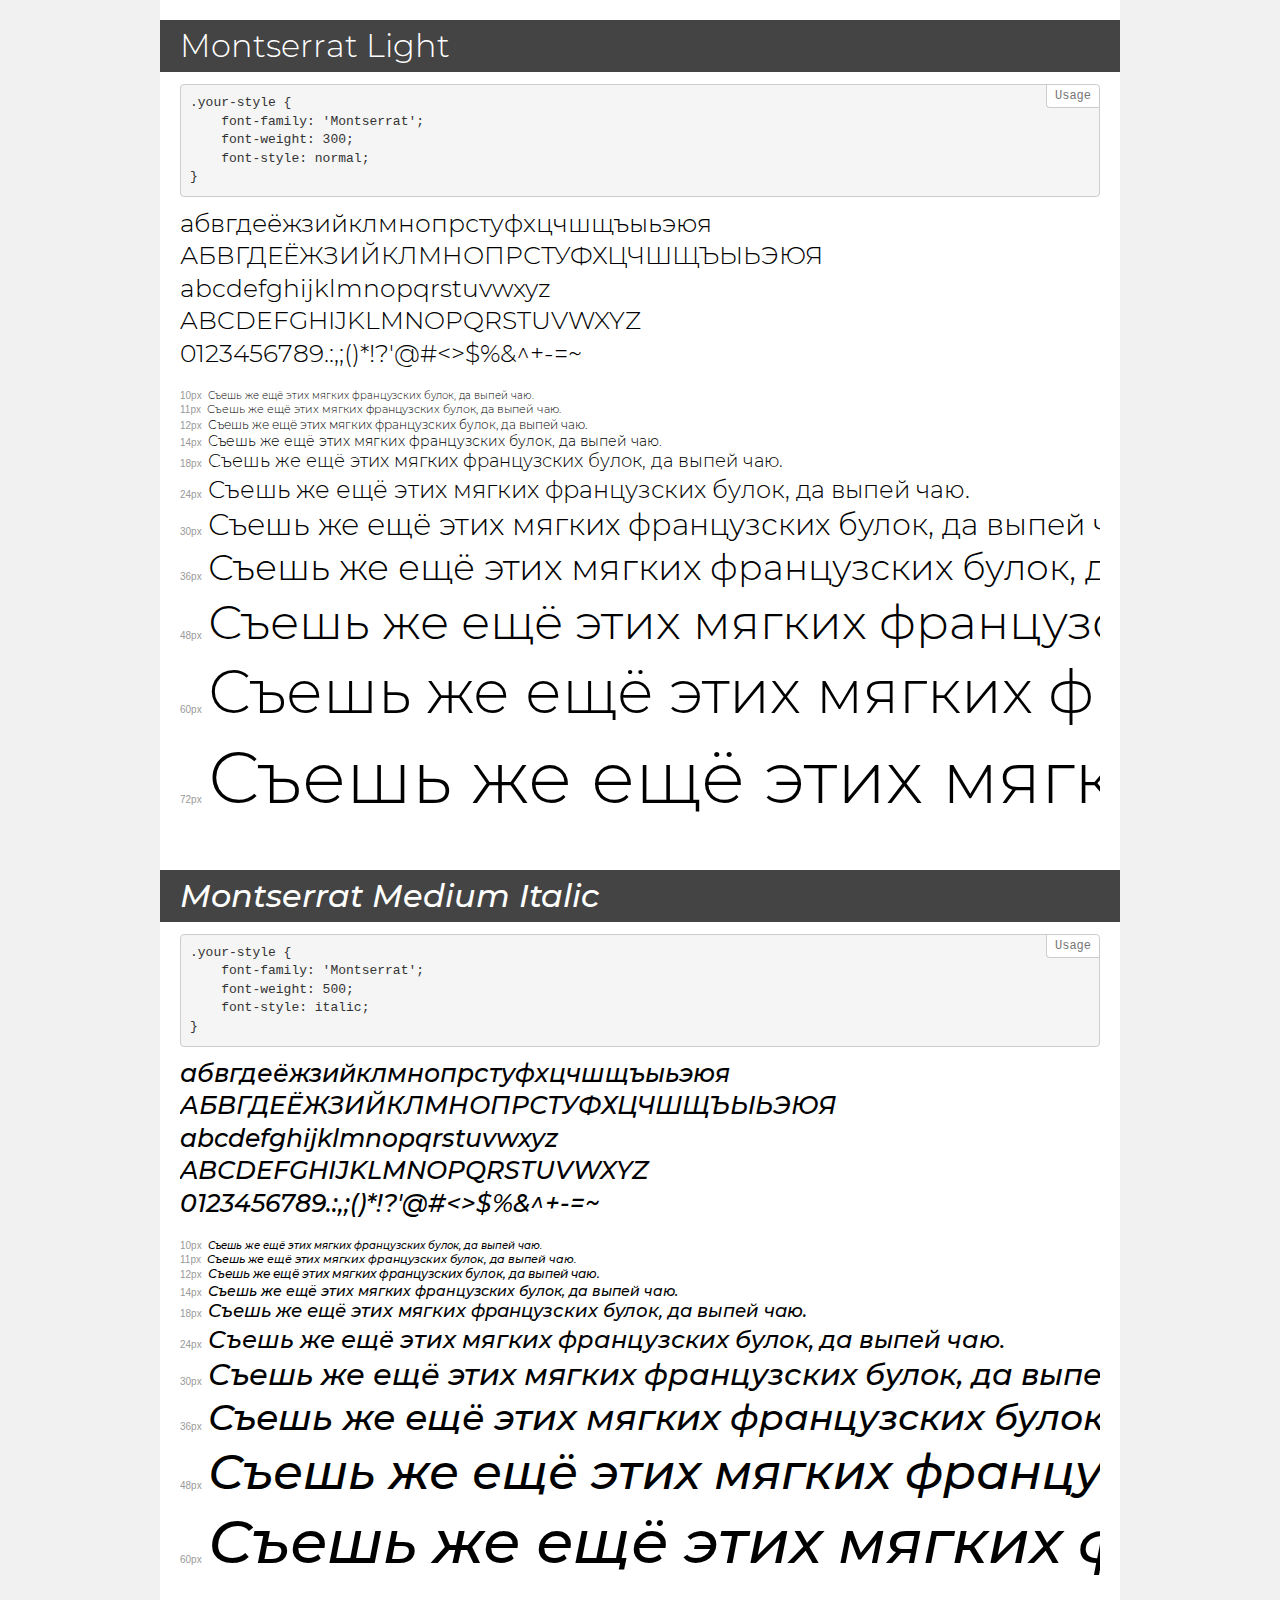
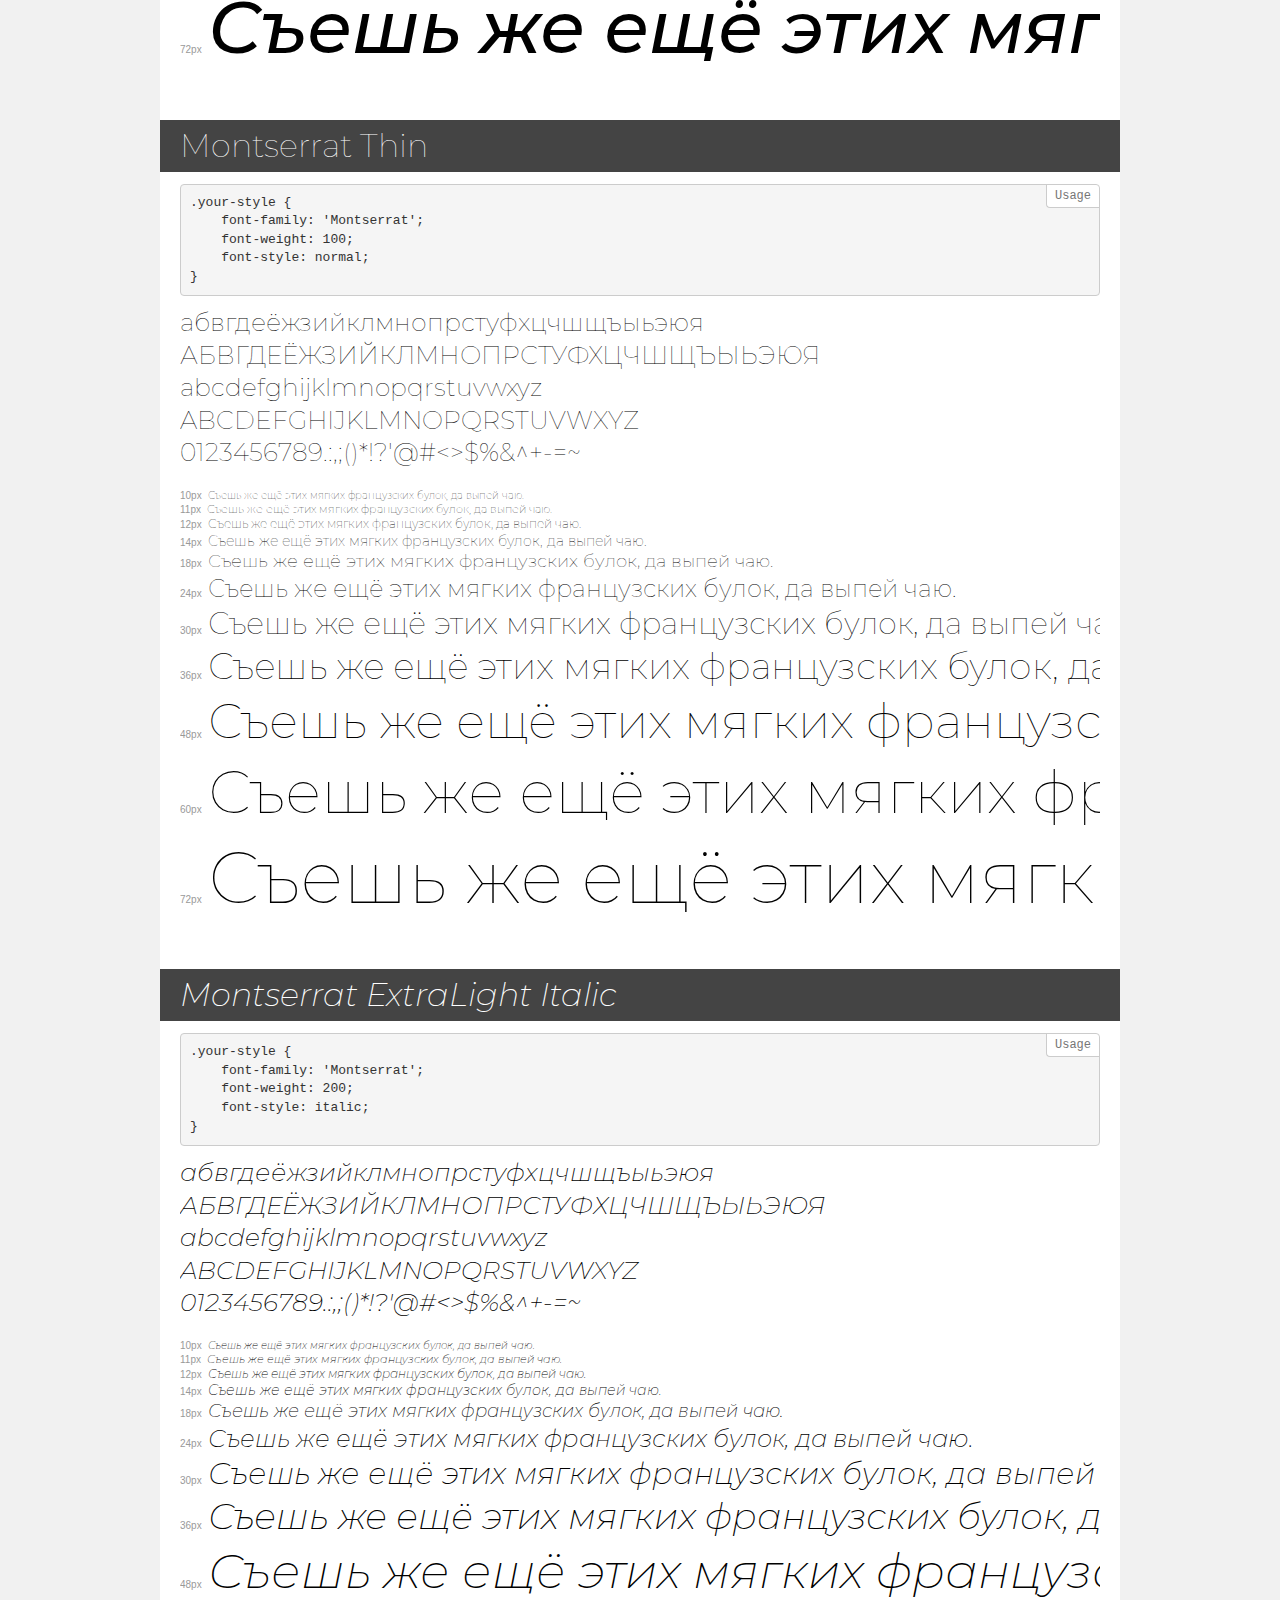
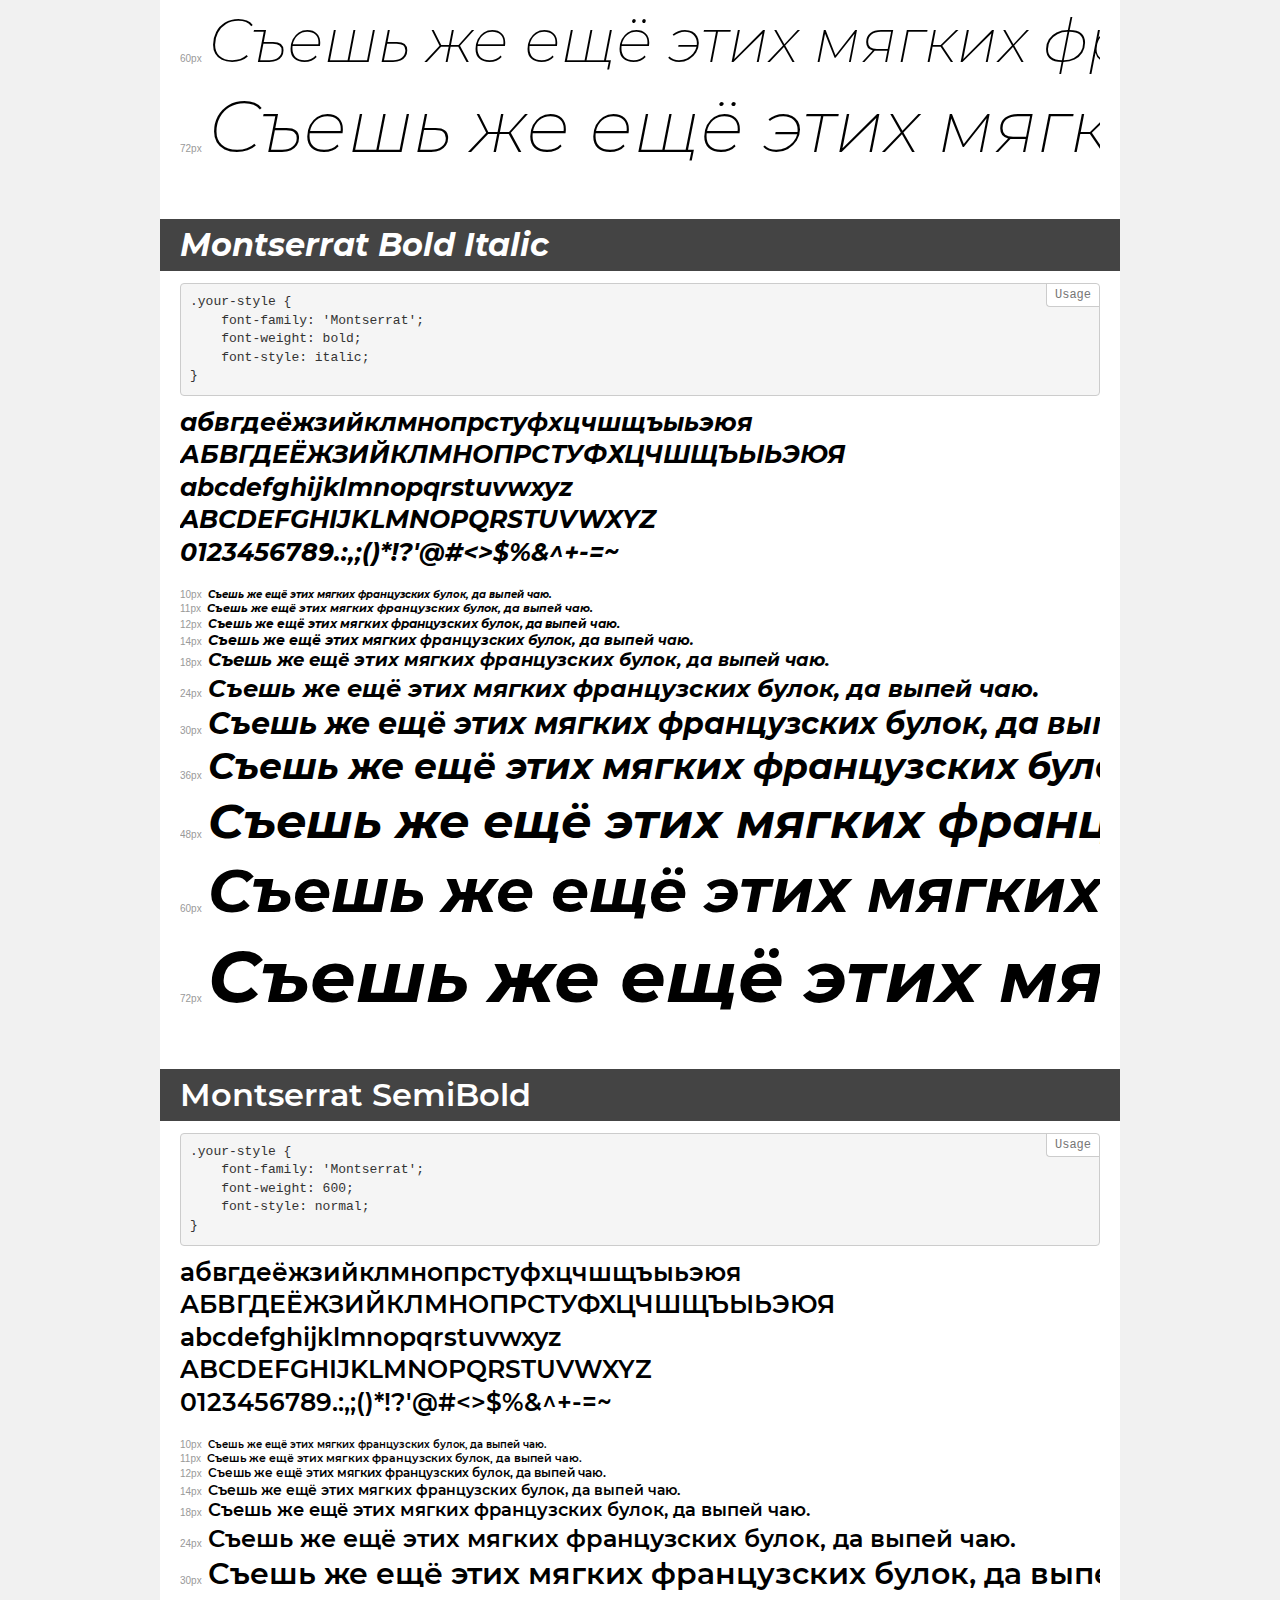
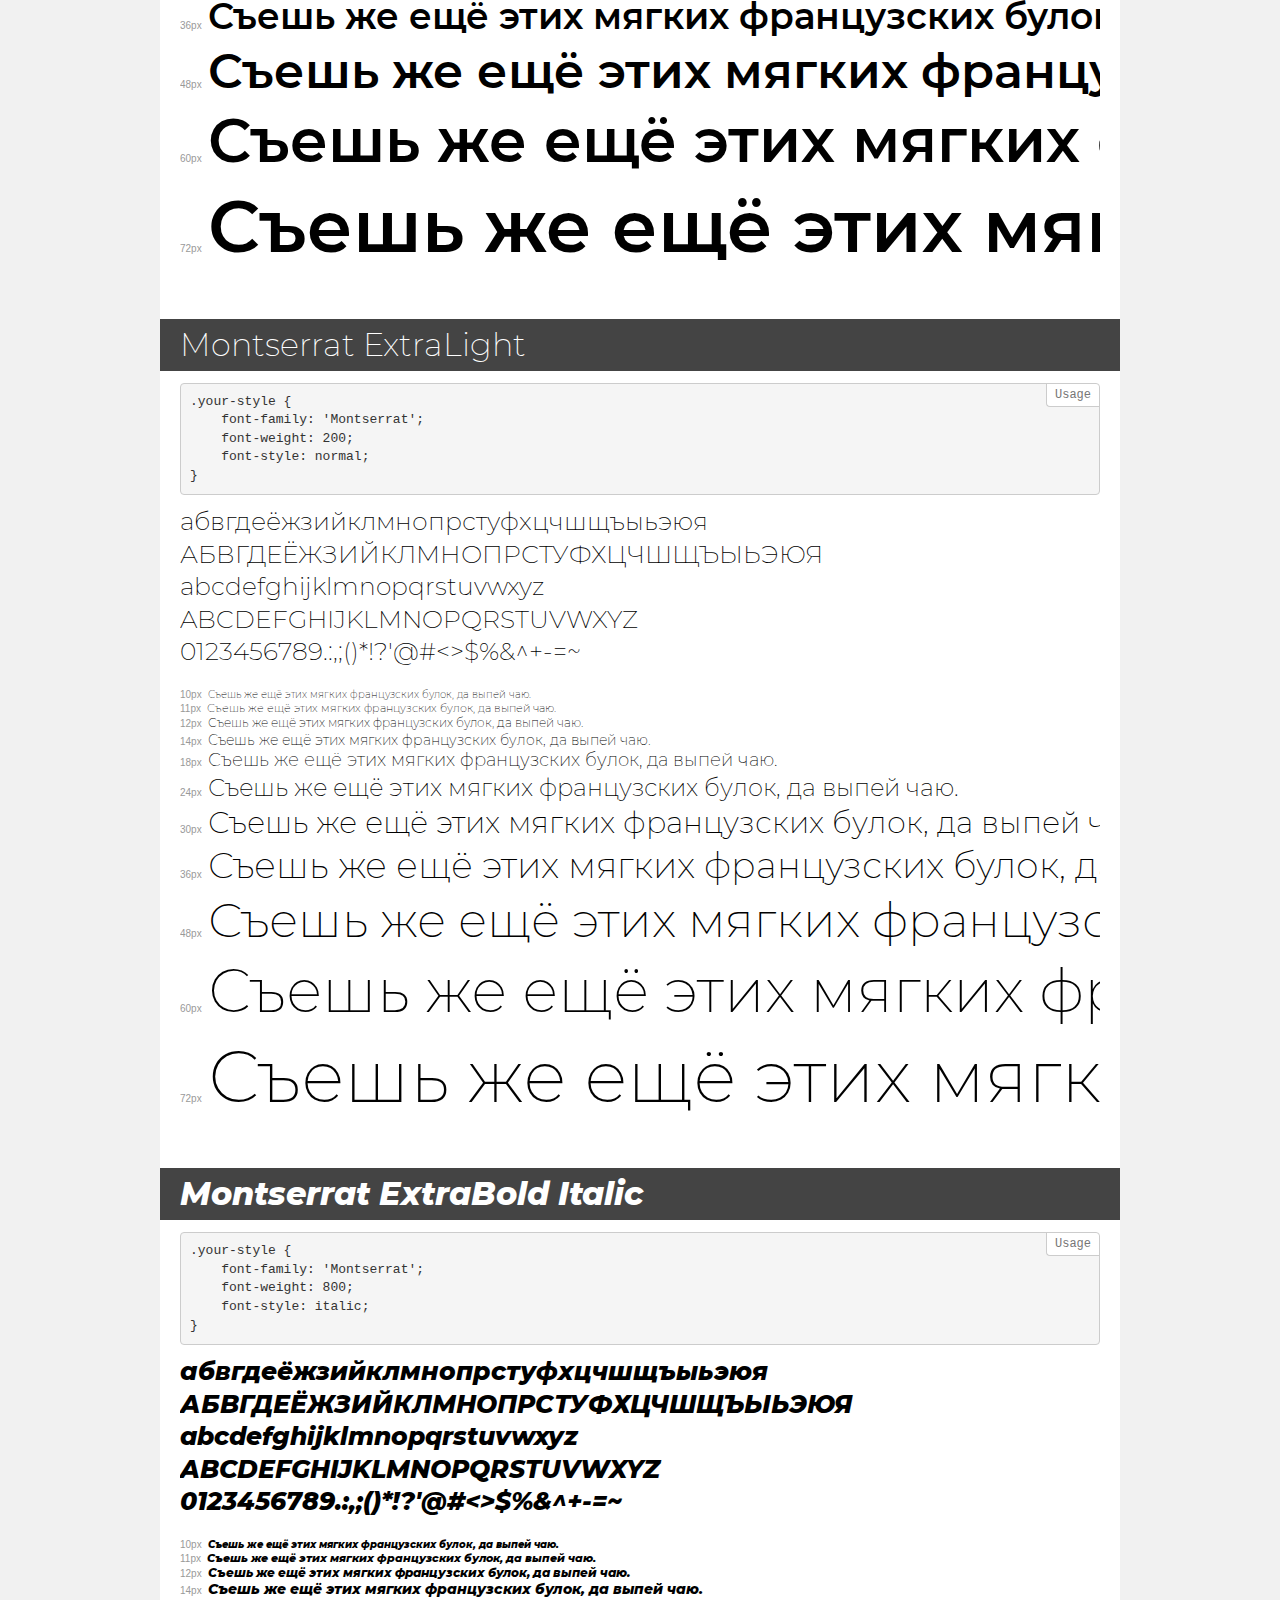
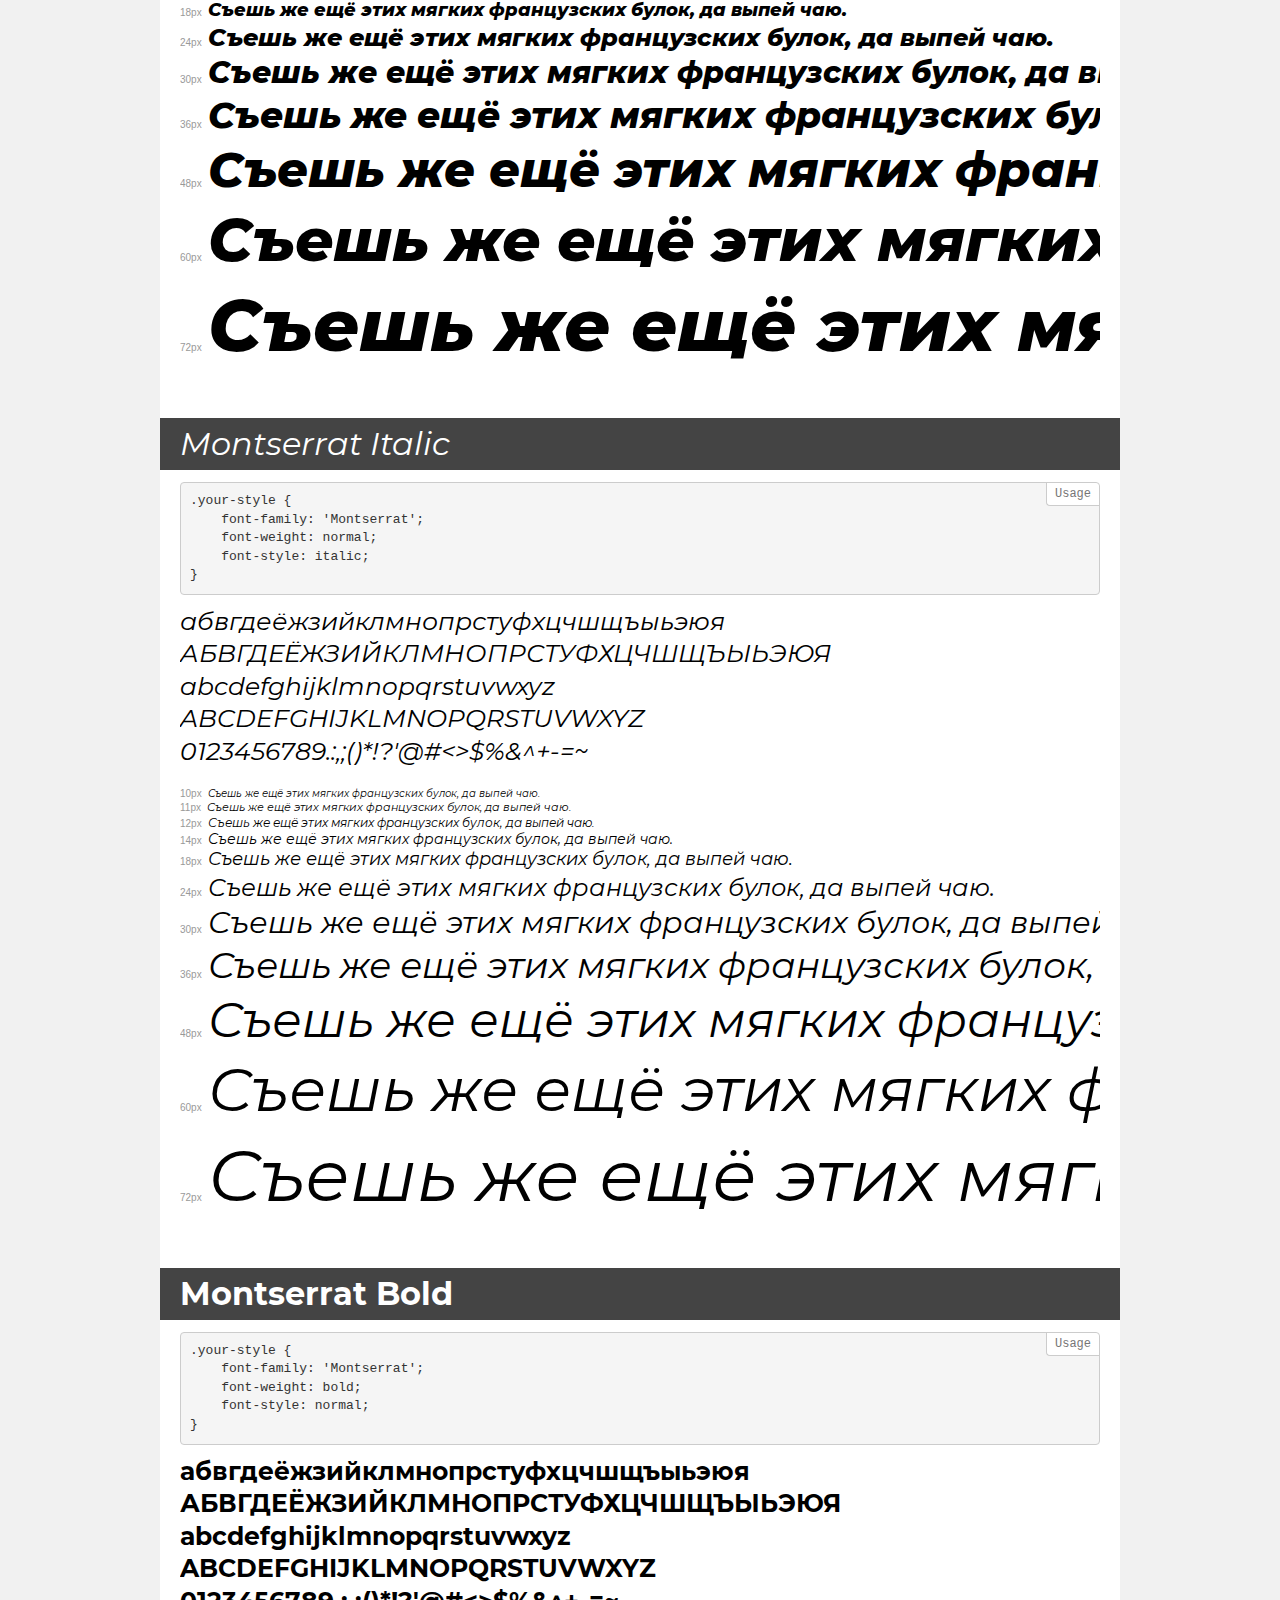
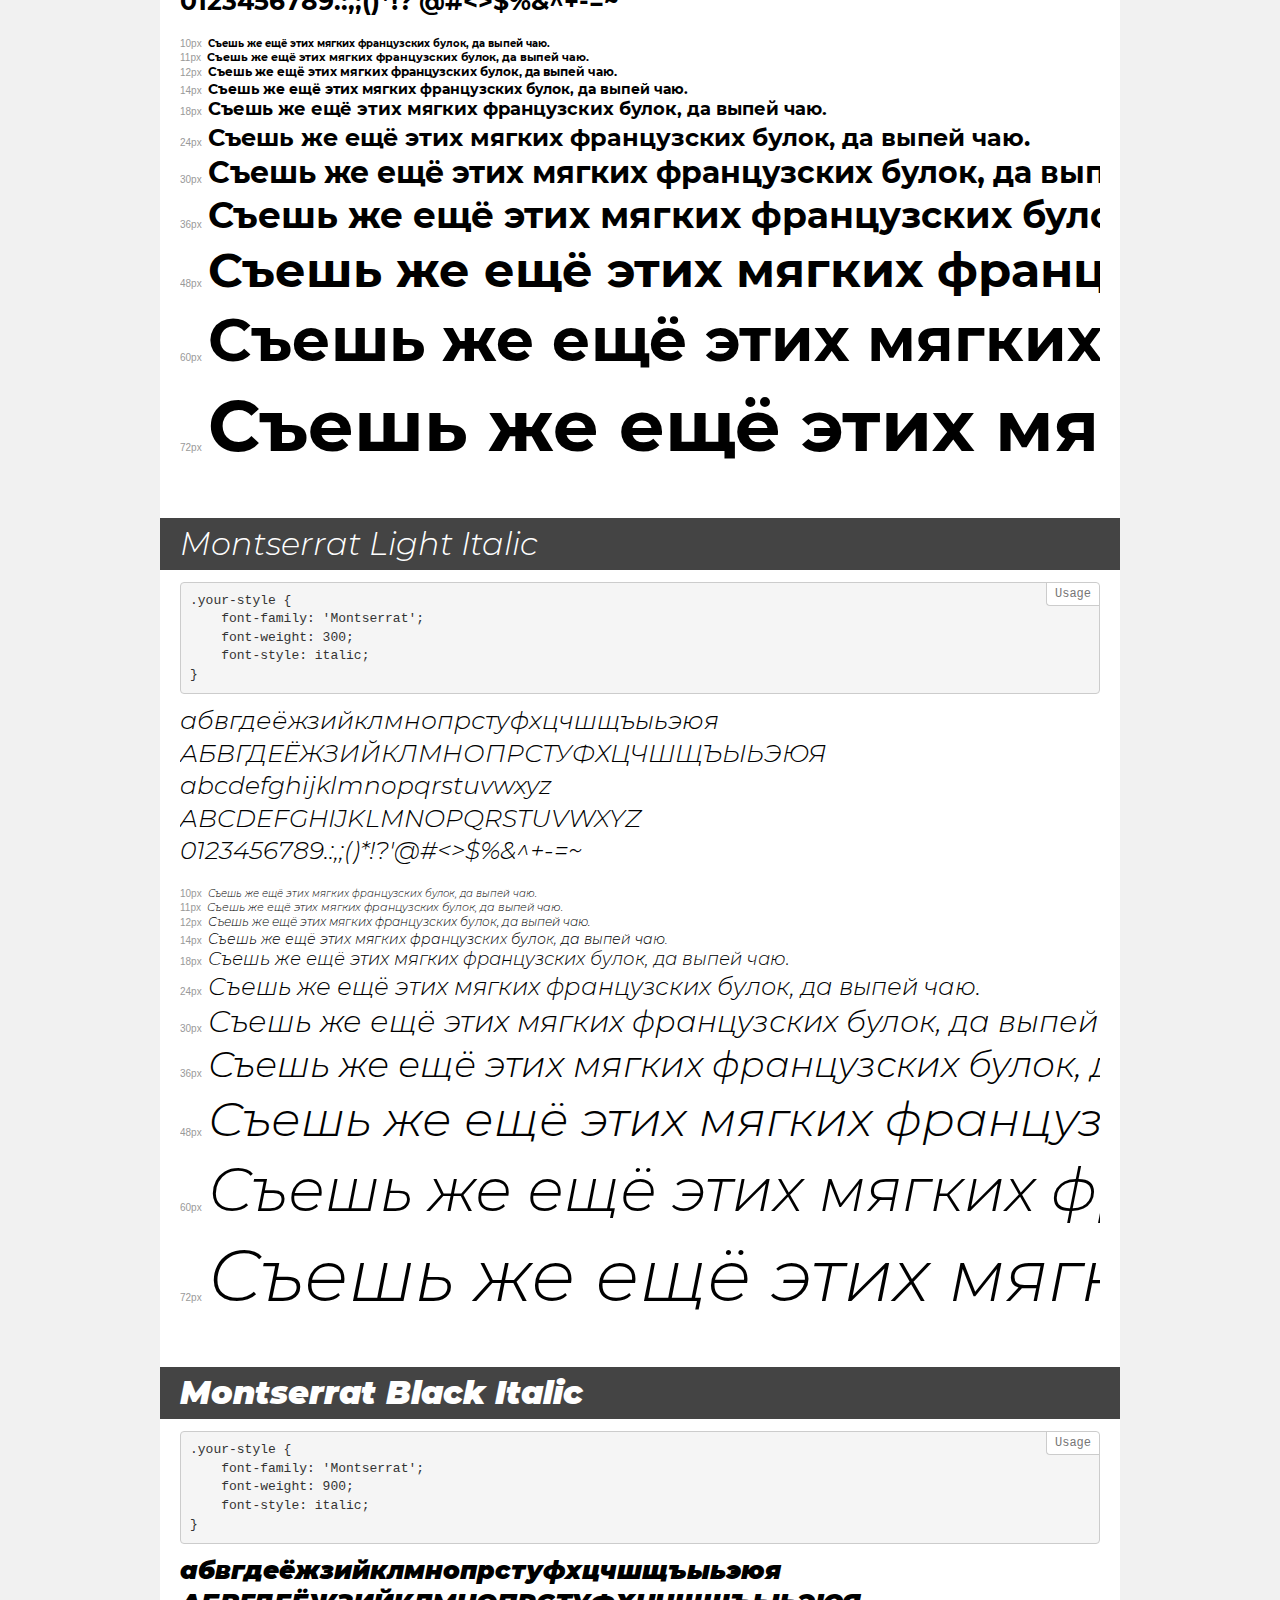
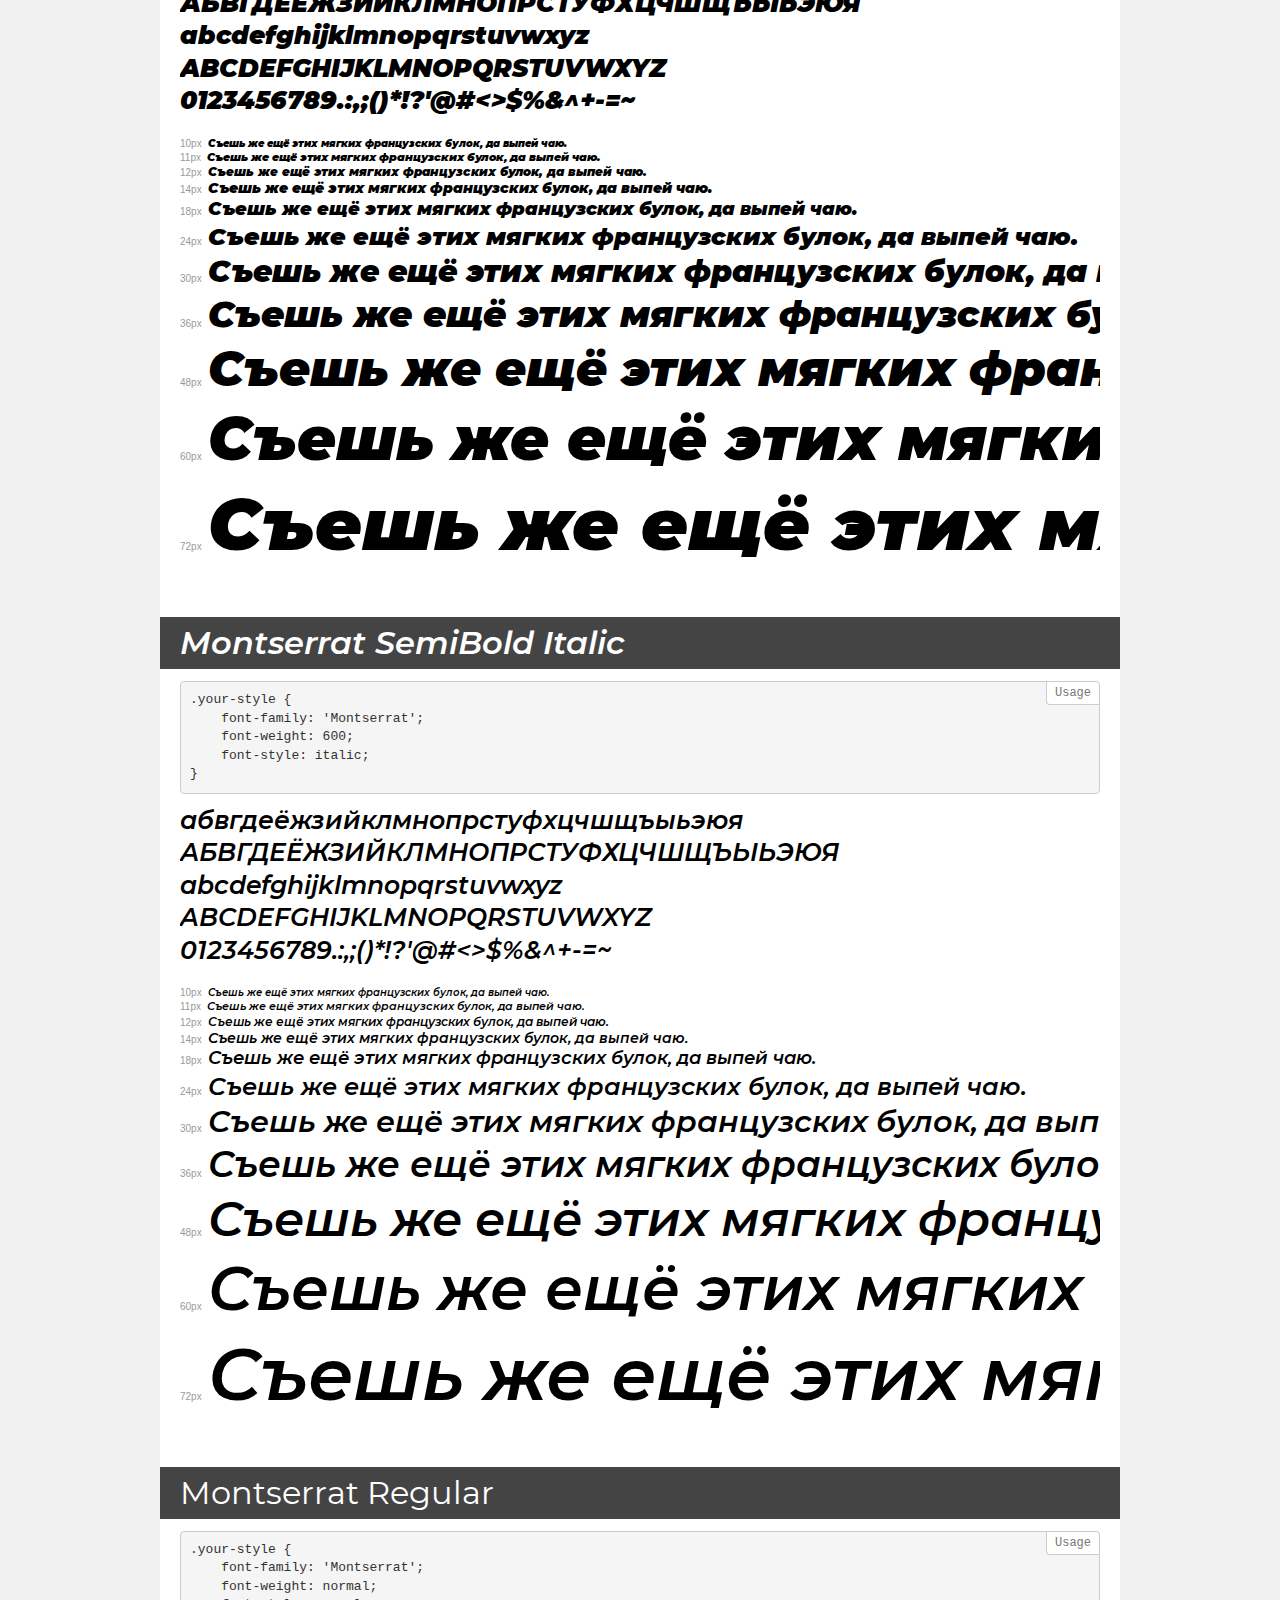
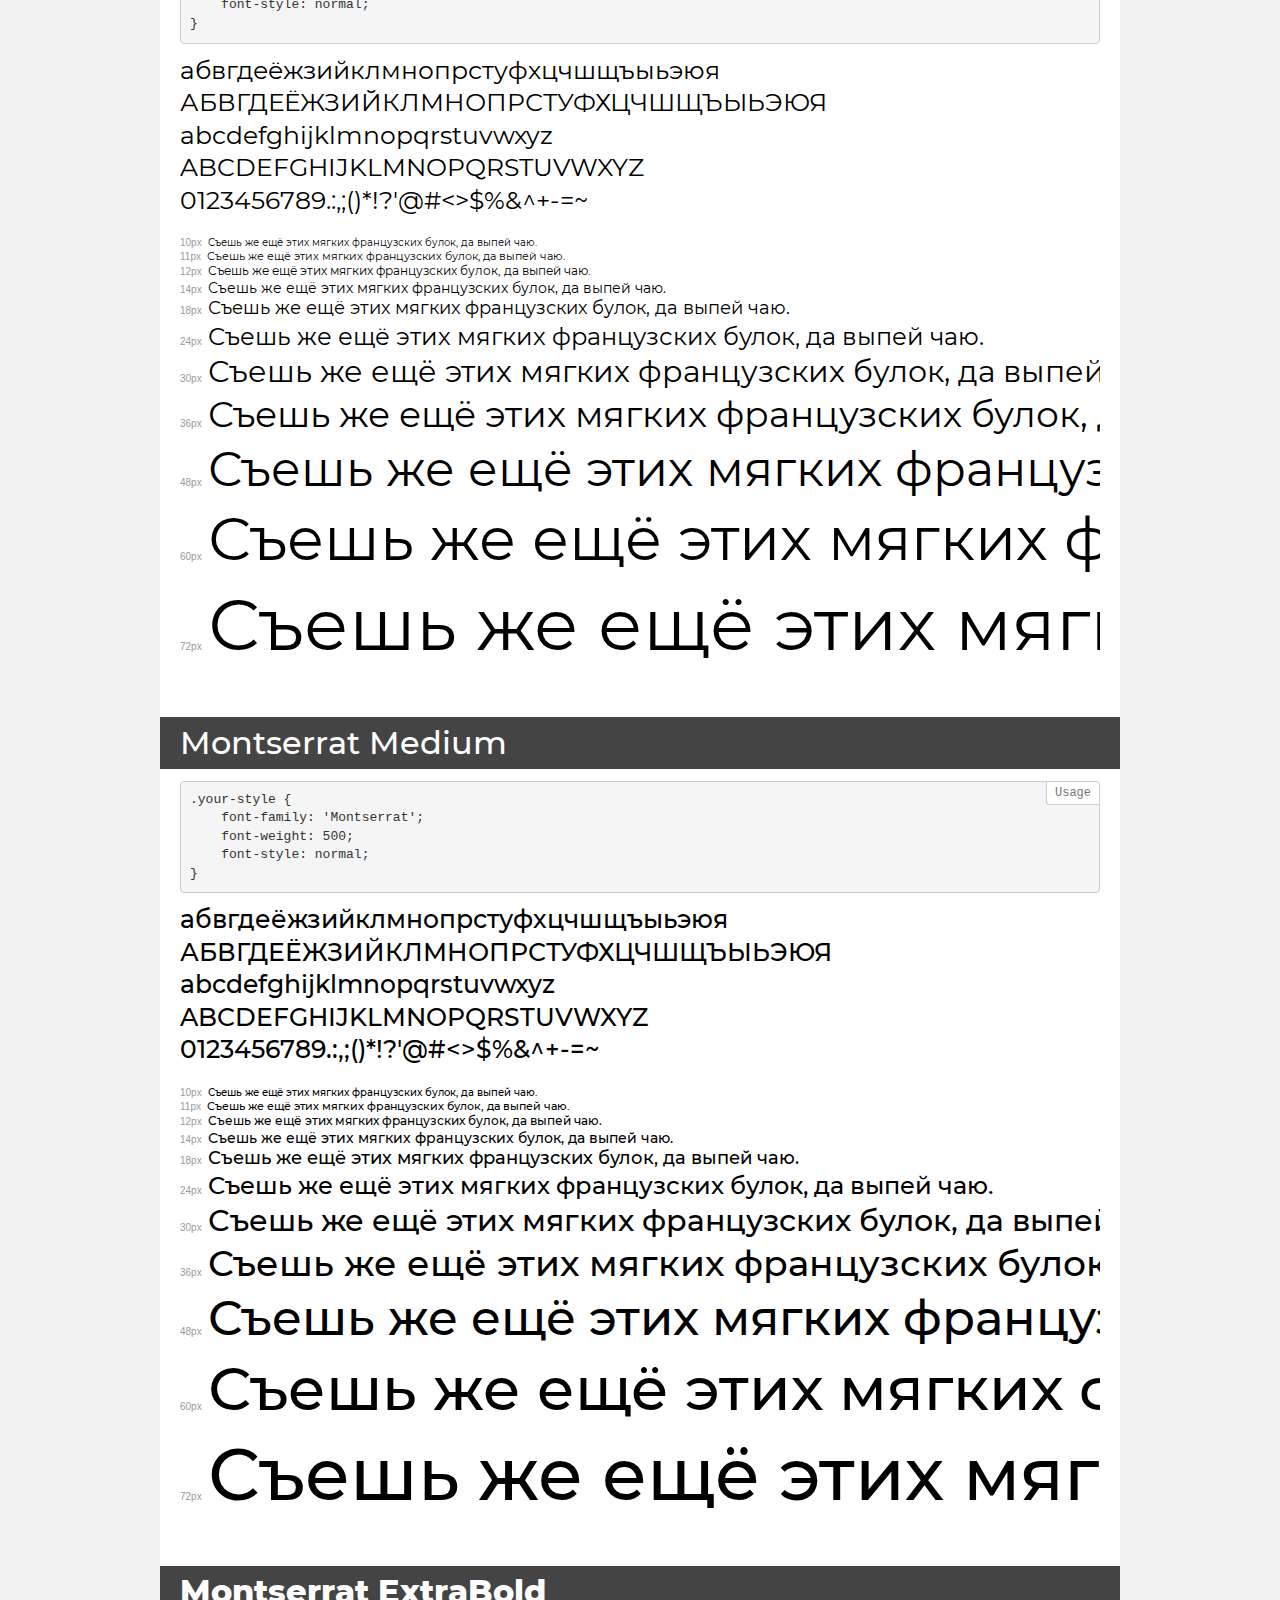
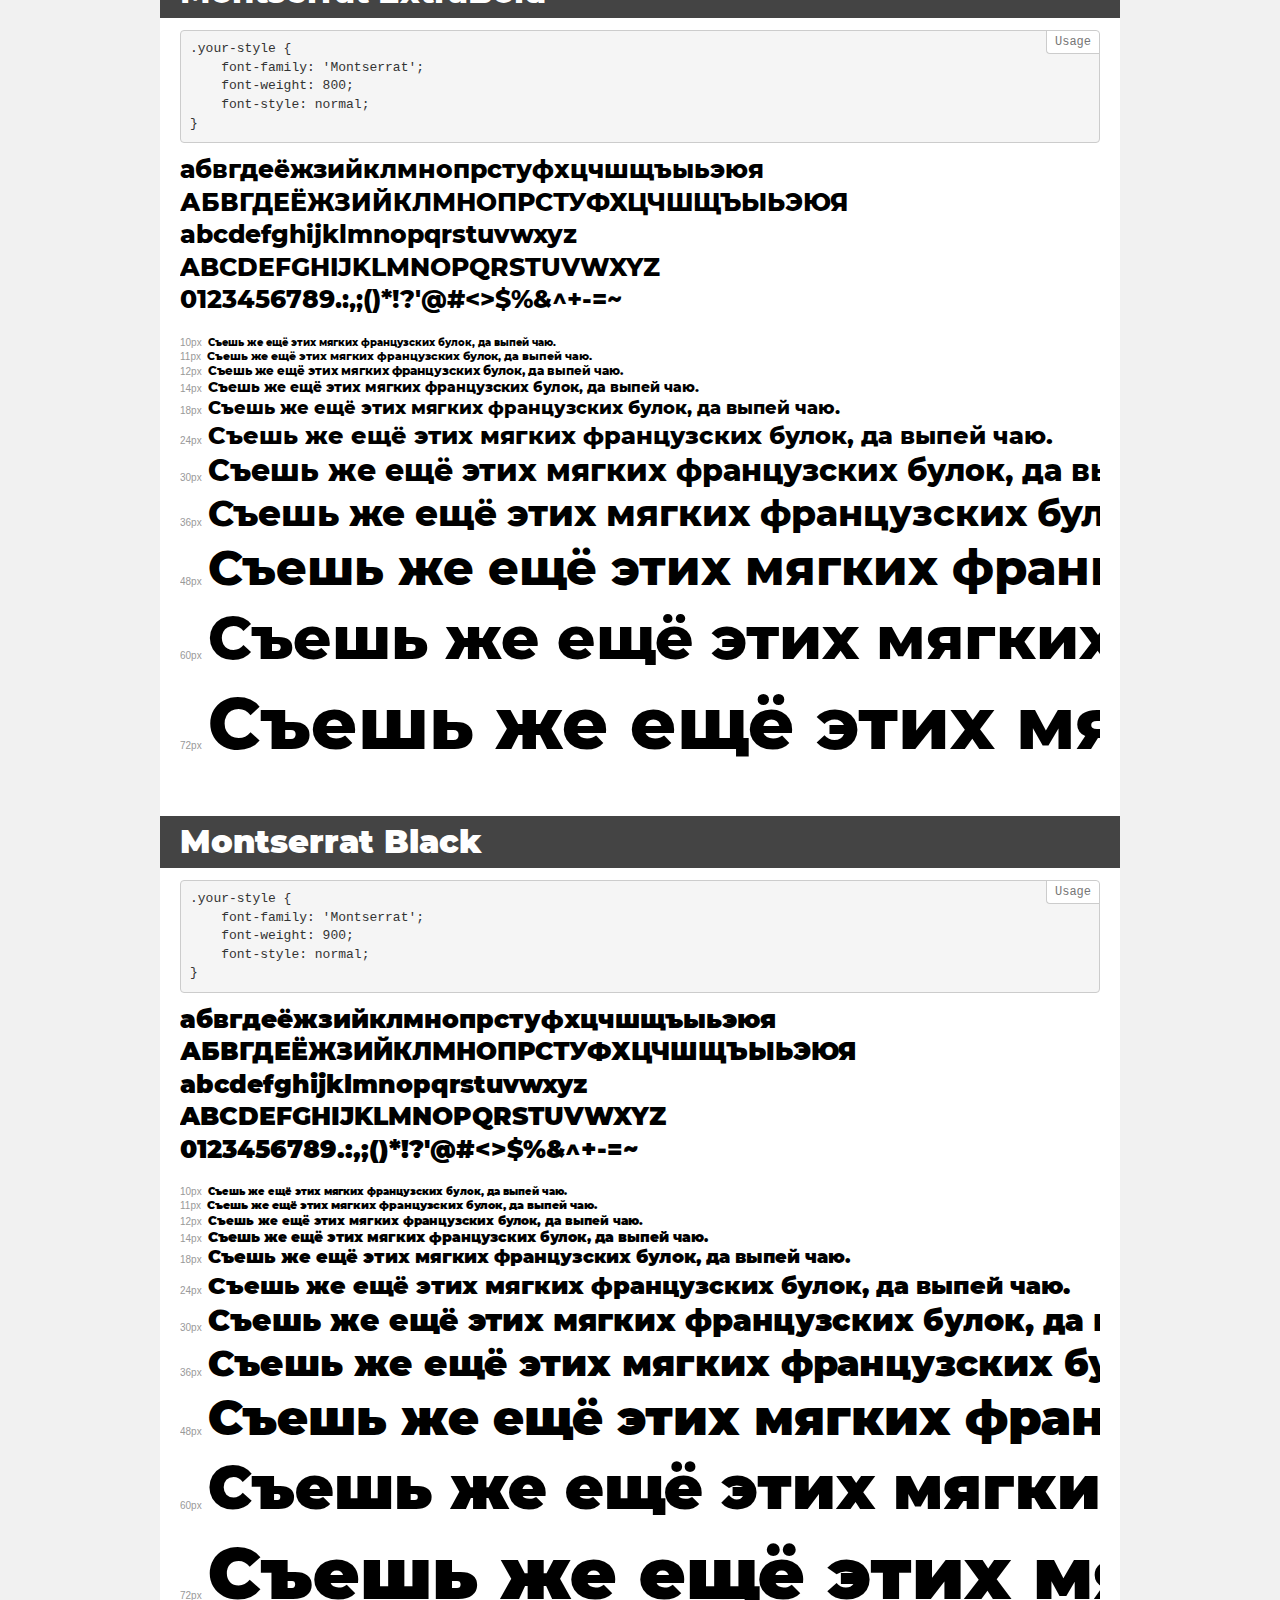
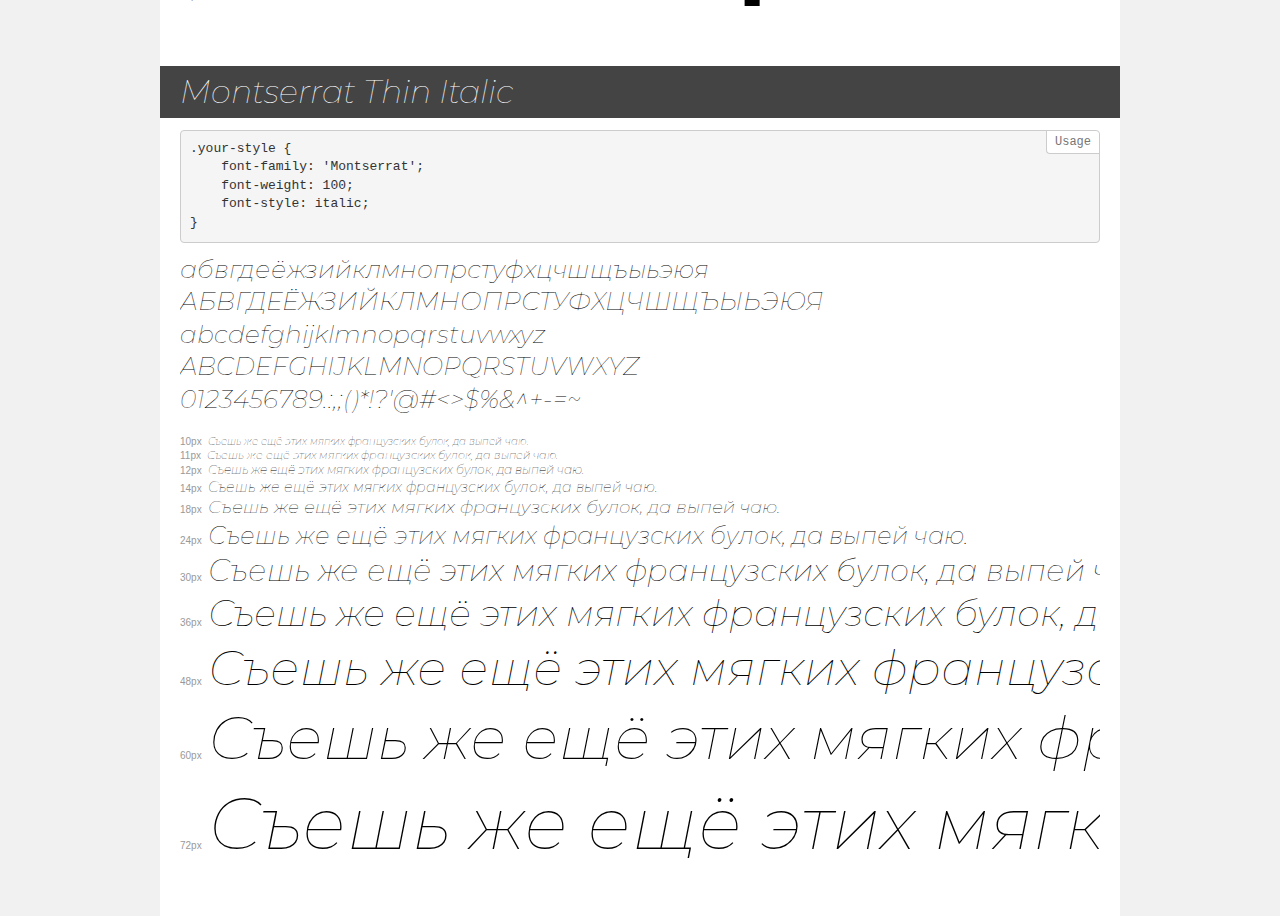
<file: evkl - for construction firm/fonts/demo.html>
<!DOCTYPE html>
<html>
<head>
	<meta charset="utf-8">
	<meta http-equiv="X-UA-Compatible" content="IE=edge">
	<meta name="viewport" content="width=device-width, initial-scale=1">
	<meta name="robots" content="noindex, noarchive">
	<title>Transfonter demo</title>
	<link href="stylesheet.css" rel="stylesheet">
	<style>
		/*
		http://meyerweb.com/eric/tools/css/reset/
		v2.0 | 20110126
		License: none (public domain)
		*/
		html, body, div, span, applet, object, iframe,
		h1, h2, h3, h4, h5, h6, p, blockquote, pre,
		a, abbr, acronym, address, big, cite, code,
		del, dfn, em, img, ins, kbd, q, s, samp,
		small, strike, strong, sub, sup, tt, var,
		b, u, i, center,
		dl, dt, dd, ol, ul, li,
		fieldset, form, label, legend,
		table, caption, tbody, tfoot, thead, tr, th, td,
		article, aside, canvas, details, embed,
		figure, figcaption, footer, header, hgroup,
		menu, nav, output, ruby, section, summary,
		time, mark, audio, video {
			margin: 0;
			padding: 0;
			border: 0;
			font-size: 100%;
			font: inherit;
			vertical-align: baseline;
		}
		/* HTML5 display-role reset for older browsers */
		article, aside, details, figcaption, figure,
		footer, header, hgroup, menu, nav, section {
			display: block;
		}
		body {
			line-height: 1;
		}
		ol, ul {
			list-style: none;
		}
		blockquote, q {
			quotes: none;
		}
		blockquote:before, blockquote:after,
		q:before, q:after {
			content: '';
			content: none;
		}
		table {
			border-collapse: collapse;
			border-spacing: 0;
		}
		/* common styles */
		body {
			background: #f1f1f1;
			color: #000;
		}
		.page {
			background: #fff;
			width: 920px;
			margin: 0 auto;
			padding: 20px 20px 0 20px;
			overflow: hidden;
		}
		.font-container {
			overflow-x: auto;
			overflow-y: hidden;
			margin-bottom: 40px;
			line-height: 1.3;
			white-space: nowrap;
			padding-bottom: 5px;
		}
		h1 {
			position: relative;
			background: #444;
			font-size: 32px;
			color: #fff;
			padding: 10px 20px;
			margin: 0 -20px 12px -20px;
		}
		.letters {
			font-size: 25px;
			margin-bottom: 20px;
		}
		.s10:before {
			content: '10px';
		}
		.s11:before {
			content: '11px';
		}
		.s12:before {
			content: '12px';
		}
		.s14:before {
			content: '14px';
		}
		.s18:before {
			content: '18px';
		}
		.s24:before {
			content: '24px';
		}
		.s30:before {
			content: '30px';
		}
		.s36:before {
			content: '36px';
		}
		.s48:before {
			content: '48px';
		}
		.s60:before {
			content: '60px';
		}
		.s72:before {
			content: '72px';
		}
		.s10:before, .s11:before, .s12:before, .s14:before,
		.s18:before, .s24:before, .s30:before, .s36:before,
		.s48:before, .s60:before, .s72:before {
			font-family: Arial, sans-serif;
			font-size: 10px;
			font-weight: normal;
			font-style: normal;
			color: #999;
			padding-right: 6px;
		}
		pre {
			display: block;
			position: relative;
			padding: 9px;
			margin: 0 0 10px;
			font-family: Monaco, Menlo, Consolas, "Courier New", monospace !important;
			font-size: 13px;
			line-height: 1.428571429;
			color: #333;
			font-weight: normal !important;
			font-style: normal !important;
			background-color: #f5f5f5;
			border: 1px solid #ccc;
			overflow-x: auto;
			border-radius: 4px;
		}
		pre:after {
			display: block;
			position: absolute;
			right: 0;
			top: 0;
			content: 'Usage';
			line-height: 1;
			padding: 5px 8px;
			font-size: 12px;
			color: #767676;
			background-color: #fff;
			border: 1px solid #ccc;
			border-right: none;
			border-top: none;
			border-radius: 0 4px 0 4px;
			z-index: 10;
		}
		/* responsive */
		@media (max-width: 959px) {
			.page {
				width: auto;
				margin: 0;
			}
		}
	</style>
</head>
<body>
<div class="page">
	<div class="demo" style="font-family: 'Montserrat'; font-weight: 300; font-style: normal;">
		<h1>Montserrat Light</h1>
		<pre>.your-style {
    font-family: 'Montserrat';
    font-weight: 300;
    font-style: normal;
}</pre>
		<div class="font-container">
			<p class="letters">
				абвгдеёжзийклмнопрстуфхцчшщъыьэюя <br />
				АБВГДЕЁЖЗИЙКЛМНОПРСТУФХЦЧШЩЪЫЬЭЮЯ <br />
				abcdefghijklmnopqrstuvwxyz <br />
				ABCDEFGHIJKLMNOPQRSTUVWXYZ <br />				0123456789.:,;()*!?'@#<>$%&^+-=~
			</p>
			<p class="s10" style="font-size: 10px;">Съешь же ещё этих мягких французских булок, да выпей чаю.</p>
			<p class="s11" style="font-size: 11px;">Съешь же ещё этих мягких французских булок, да выпей чаю.</p>
			<p class="s12" style="font-size: 12px;">Съешь же ещё этих мягких французских булок, да выпей чаю.</p>
			<p class="s14" style="font-size: 14px;">Съешь же ещё этих мягких французских булок, да выпей чаю.</p>
			<p class="s18" style="font-size: 18px;">Съешь же ещё этих мягких французских булок, да выпей чаю.</p>
			<p class="s24" style="font-size: 24px;">Съешь же ещё этих мягких французских булок, да выпей чаю.</p>
			<p class="s30" style="font-size: 30px;">Съешь же ещё этих мягких французских булок, да выпей чаю.</p>
			<p class="s36" style="font-size: 36px;">Съешь же ещё этих мягких французских булок, да выпей чаю.</p>
			<p class="s48" style="font-size: 48px;">Съешь же ещё этих мягких французских булок, да выпей чаю.</p>
			<p class="s60" style="font-size: 60px;">Съешь же ещё этих мягких французских булок, да выпей чаю.</p>
			<p class="s72" style="font-size: 72px;">Съешь же ещё этих мягких французских булок, да выпей чаю.</p>
		</div>
	</div>
	<div class="demo" style="font-family: 'Montserrat'; font-weight: 500; font-style: italic;">
		<h1>Montserrat Medium Italic</h1>
		<pre>.your-style {
    font-family: 'Montserrat';
    font-weight: 500;
    font-style: italic;
}</pre>
		<div class="font-container">
			<p class="letters">
				абвгдеёжзийклмнопрстуфхцчшщъыьэюя <br />
				АБВГДЕЁЖЗИЙКЛМНОПРСТУФХЦЧШЩЪЫЬЭЮЯ <br />
				abcdefghijklmnopqrstuvwxyz <br />
				ABCDEFGHIJKLMNOPQRSTUVWXYZ <br />				0123456789.:,;()*!?'@#<>$%&^+-=~
			</p>
			<p class="s10" style="font-size: 10px;">Съешь же ещё этих мягких французских булок, да выпей чаю.</p>
			<p class="s11" style="font-size: 11px;">Съешь же ещё этих мягких французских булок, да выпей чаю.</p>
			<p class="s12" style="font-size: 12px;">Съешь же ещё этих мягких французских булок, да выпей чаю.</p>
			<p class="s14" style="font-size: 14px;">Съешь же ещё этих мягких французских булок, да выпей чаю.</p>
			<p class="s18" style="font-size: 18px;">Съешь же ещё этих мягких французских булок, да выпей чаю.</p>
			<p class="s24" style="font-size: 24px;">Съешь же ещё этих мягких французских булок, да выпей чаю.</p>
			<p class="s30" style="font-size: 30px;">Съешь же ещё этих мягких французских булок, да выпей чаю.</p>
			<p class="s36" style="font-size: 36px;">Съешь же ещё этих мягких французских булок, да выпей чаю.</p>
			<p class="s48" style="font-size: 48px;">Съешь же ещё этих мягких французских булок, да выпей чаю.</p>
			<p class="s60" style="font-size: 60px;">Съешь же ещё этих мягких французских булок, да выпей чаю.</p>
			<p class="s72" style="font-size: 72px;">Съешь же ещё этих мягких французских булок, да выпей чаю.</p>
		</div>
	</div>
	<div class="demo" style="font-family: 'Montserrat'; font-weight: 100; font-style: normal;">
		<h1>Montserrat Thin</h1>
		<pre>.your-style {
    font-family: 'Montserrat';
    font-weight: 100;
    font-style: normal;
}</pre>
		<div class="font-container">
			<p class="letters">
				абвгдеёжзийклмнопрстуфхцчшщъыьэюя <br />
				АБВГДЕЁЖЗИЙКЛМНОПРСТУФХЦЧШЩЪЫЬЭЮЯ <br />
				abcdefghijklmnopqrstuvwxyz <br />
				ABCDEFGHIJKLMNOPQRSTUVWXYZ <br />				0123456789.:,;()*!?'@#<>$%&^+-=~
			</p>
			<p class="s10" style="font-size: 10px;">Съешь же ещё этих мягких французских булок, да выпей чаю.</p>
			<p class="s11" style="font-size: 11px;">Съешь же ещё этих мягких французских булок, да выпей чаю.</p>
			<p class="s12" style="font-size: 12px;">Съешь же ещё этих мягких французских булок, да выпей чаю.</p>
			<p class="s14" style="font-size: 14px;">Съешь же ещё этих мягких французских булок, да выпей чаю.</p>
			<p class="s18" style="font-size: 18px;">Съешь же ещё этих мягких французских булок, да выпей чаю.</p>
			<p class="s24" style="font-size: 24px;">Съешь же ещё этих мягких французских булок, да выпей чаю.</p>
			<p class="s30" style="font-size: 30px;">Съешь же ещё этих мягких французских булок, да выпей чаю.</p>
			<p class="s36" style="font-size: 36px;">Съешь же ещё этих мягких французских булок, да выпей чаю.</p>
			<p class="s48" style="font-size: 48px;">Съешь же ещё этих мягких французских булок, да выпей чаю.</p>
			<p class="s60" style="font-size: 60px;">Съешь же ещё этих мягких французских булок, да выпей чаю.</p>
			<p class="s72" style="font-size: 72px;">Съешь же ещё этих мягких французских булок, да выпей чаю.</p>
		</div>
	</div>
	<div class="demo" style="font-family: 'Montserrat'; font-weight: 200; font-style: italic;">
		<h1>Montserrat ExtraLight Italic</h1>
		<pre>.your-style {
    font-family: 'Montserrat';
    font-weight: 200;
    font-style: italic;
}</pre>
		<div class="font-container">
			<p class="letters">
				абвгдеёжзийклмнопрстуфхцчшщъыьэюя <br />
				АБВГДЕЁЖЗИЙКЛМНОПРСТУФХЦЧШЩЪЫЬЭЮЯ <br />
				abcdefghijklmnopqrstuvwxyz <br />
				ABCDEFGHIJKLMNOPQRSTUVWXYZ <br />				0123456789.:,;()*!?'@#<>$%&^+-=~
			</p>
			<p class="s10" style="font-size: 10px;">Съешь же ещё этих мягких французских булок, да выпей чаю.</p>
			<p class="s11" style="font-size: 11px;">Съешь же ещё этих мягких французских булок, да выпей чаю.</p>
			<p class="s12" style="font-size: 12px;">Съешь же ещё этих мягких французских булок, да выпей чаю.</p>
			<p class="s14" style="font-size: 14px;">Съешь же ещё этих мягких французских булок, да выпей чаю.</p>
			<p class="s18" style="font-size: 18px;">Съешь же ещё этих мягких французских булок, да выпей чаю.</p>
			<p class="s24" style="font-size: 24px;">Съешь же ещё этих мягких французских булок, да выпей чаю.</p>
			<p class="s30" style="font-size: 30px;">Съешь же ещё этих мягких французских булок, да выпей чаю.</p>
			<p class="s36" style="font-size: 36px;">Съешь же ещё этих мягких французских булок, да выпей чаю.</p>
			<p class="s48" style="font-size: 48px;">Съешь же ещё этих мягких французских булок, да выпей чаю.</p>
			<p class="s60" style="font-size: 60px;">Съешь же ещё этих мягких французских булок, да выпей чаю.</p>
			<p class="s72" style="font-size: 72px;">Съешь же ещё этих мягких французских булок, да выпей чаю.</p>
		</div>
	</div>
	<div class="demo" style="font-family: 'Montserrat'; font-weight: bold; font-style: italic;">
		<h1>Montserrat Bold Italic</h1>
		<pre>.your-style {
    font-family: 'Montserrat';
    font-weight: bold;
    font-style: italic;
}</pre>
		<div class="font-container">
			<p class="letters">
				абвгдеёжзийклмнопрстуфхцчшщъыьэюя <br />
				АБВГДЕЁЖЗИЙКЛМНОПРСТУФХЦЧШЩЪЫЬЭЮЯ <br />
				abcdefghijklmnopqrstuvwxyz <br />
				ABCDEFGHIJKLMNOPQRSTUVWXYZ <br />				0123456789.:,;()*!?'@#<>$%&^+-=~
			</p>
			<p class="s10" style="font-size: 10px;">Съешь же ещё этих мягких французских булок, да выпей чаю.</p>
			<p class="s11" style="font-size: 11px;">Съешь же ещё этих мягких французских булок, да выпей чаю.</p>
			<p class="s12" style="font-size: 12px;">Съешь же ещё этих мягких французских булок, да выпей чаю.</p>
			<p class="s14" style="font-size: 14px;">Съешь же ещё этих мягких французских булок, да выпей чаю.</p>
			<p class="s18" style="font-size: 18px;">Съешь же ещё этих мягких французских булок, да выпей чаю.</p>
			<p class="s24" style="font-size: 24px;">Съешь же ещё этих мягких французских булок, да выпей чаю.</p>
			<p class="s30" style="font-size: 30px;">Съешь же ещё этих мягких французских булок, да выпей чаю.</p>
			<p class="s36" style="font-size: 36px;">Съешь же ещё этих мягких французских булок, да выпей чаю.</p>
			<p class="s48" style="font-size: 48px;">Съешь же ещё этих мягких французских булок, да выпей чаю.</p>
			<p class="s60" style="font-size: 60px;">Съешь же ещё этих мягких французских булок, да выпей чаю.</p>
			<p class="s72" style="font-size: 72px;">Съешь же ещё этих мягких французских булок, да выпей чаю.</p>
		</div>
	</div>
	<div class="demo" style="font-family: 'Montserrat'; font-weight: 600; font-style: normal;">
		<h1>Montserrat SemiBold</h1>
		<pre>.your-style {
    font-family: 'Montserrat';
    font-weight: 600;
    font-style: normal;
}</pre>
		<div class="font-container">
			<p class="letters">
				абвгдеёжзийклмнопрстуфхцчшщъыьэюя <br />
				АБВГДЕЁЖЗИЙКЛМНОПРСТУФХЦЧШЩЪЫЬЭЮЯ <br />
				abcdefghijklmnopqrstuvwxyz <br />
				ABCDEFGHIJKLMNOPQRSTUVWXYZ <br />				0123456789.:,;()*!?'@#<>$%&^+-=~
			</p>
			<p class="s10" style="font-size: 10px;">Съешь же ещё этих мягких французских булок, да выпей чаю.</p>
			<p class="s11" style="font-size: 11px;">Съешь же ещё этих мягких французских булок, да выпей чаю.</p>
			<p class="s12" style="font-size: 12px;">Съешь же ещё этих мягких французских булок, да выпей чаю.</p>
			<p class="s14" style="font-size: 14px;">Съешь же ещё этих мягких французских булок, да выпей чаю.</p>
			<p class="s18" style="font-size: 18px;">Съешь же ещё этих мягких французских булок, да выпей чаю.</p>
			<p class="s24" style="font-size: 24px;">Съешь же ещё этих мягких французских булок, да выпей чаю.</p>
			<p class="s30" style="font-size: 30px;">Съешь же ещё этих мягких французских булок, да выпей чаю.</p>
			<p class="s36" style="font-size: 36px;">Съешь же ещё этих мягких французских булок, да выпей чаю.</p>
			<p class="s48" style="font-size: 48px;">Съешь же ещё этих мягких французских булок, да выпей чаю.</p>
			<p class="s60" style="font-size: 60px;">Съешь же ещё этих мягких французских булок, да выпей чаю.</p>
			<p class="s72" style="font-size: 72px;">Съешь же ещё этих мягких французских булок, да выпей чаю.</p>
		</div>
	</div>
	<div class="demo" style="font-family: 'Montserrat'; font-weight: 200; font-style: normal;">
		<h1>Montserrat ExtraLight</h1>
		<pre>.your-style {
    font-family: 'Montserrat';
    font-weight: 200;
    font-style: normal;
}</pre>
		<div class="font-container">
			<p class="letters">
				абвгдеёжзийклмнопрстуфхцчшщъыьэюя <br />
				АБВГДЕЁЖЗИЙКЛМНОПРСТУФХЦЧШЩЪЫЬЭЮЯ <br />
				abcdefghijklmnopqrstuvwxyz <br />
				ABCDEFGHIJKLMNOPQRSTUVWXYZ <br />				0123456789.:,;()*!?'@#<>$%&^+-=~
			</p>
			<p class="s10" style="font-size: 10px;">Съешь же ещё этих мягких французских булок, да выпей чаю.</p>
			<p class="s11" style="font-size: 11px;">Съешь же ещё этих мягких французских булок, да выпей чаю.</p>
			<p class="s12" style="font-size: 12px;">Съешь же ещё этих мягких французских булок, да выпей чаю.</p>
			<p class="s14" style="font-size: 14px;">Съешь же ещё этих мягких французских булок, да выпей чаю.</p>
			<p class="s18" style="font-size: 18px;">Съешь же ещё этих мягких французских булок, да выпей чаю.</p>
			<p class="s24" style="font-size: 24px;">Съешь же ещё этих мягких французских булок, да выпей чаю.</p>
			<p class="s30" style="font-size: 30px;">Съешь же ещё этих мягких французских булок, да выпей чаю.</p>
			<p class="s36" style="font-size: 36px;">Съешь же ещё этих мягких французских булок, да выпей чаю.</p>
			<p class="s48" style="font-size: 48px;">Съешь же ещё этих мягких французских булок, да выпей чаю.</p>
			<p class="s60" style="font-size: 60px;">Съешь же ещё этих мягких французских булок, да выпей чаю.</p>
			<p class="s72" style="font-size: 72px;">Съешь же ещё этих мягких французских булок, да выпей чаю.</p>
		</div>
	</div>
	<div class="demo" style="font-family: 'Montserrat'; font-weight: 800; font-style: italic;">
		<h1>Montserrat ExtraBold Italic</h1>
		<pre>.your-style {
    font-family: 'Montserrat';
    font-weight: 800;
    font-style: italic;
}</pre>
		<div class="font-container">
			<p class="letters">
				абвгдеёжзийклмнопрстуфхцчшщъыьэюя <br />
				АБВГДЕЁЖЗИЙКЛМНОПРСТУФХЦЧШЩЪЫЬЭЮЯ <br />
				abcdefghijklmnopqrstuvwxyz <br />
				ABCDEFGHIJKLMNOPQRSTUVWXYZ <br />				0123456789.:,;()*!?'@#<>$%&^+-=~
			</p>
			<p class="s10" style="font-size: 10px;">Съешь же ещё этих мягких французских булок, да выпей чаю.</p>
			<p class="s11" style="font-size: 11px;">Съешь же ещё этих мягких французских булок, да выпей чаю.</p>
			<p class="s12" style="font-size: 12px;">Съешь же ещё этих мягких французских булок, да выпей чаю.</p>
			<p class="s14" style="font-size: 14px;">Съешь же ещё этих мягких французских булок, да выпей чаю.</p>
			<p class="s18" style="font-size: 18px;">Съешь же ещё этих мягких французских булок, да выпей чаю.</p>
			<p class="s24" style="font-size: 24px;">Съешь же ещё этих мягких французских булок, да выпей чаю.</p>
			<p class="s30" style="font-size: 30px;">Съешь же ещё этих мягких французских булок, да выпей чаю.</p>
			<p class="s36" style="font-size: 36px;">Съешь же ещё этих мягких французских булок, да выпей чаю.</p>
			<p class="s48" style="font-size: 48px;">Съешь же ещё этих мягких французских булок, да выпей чаю.</p>
			<p class="s60" style="font-size: 60px;">Съешь же ещё этих мягких французских булок, да выпей чаю.</p>
			<p class="s72" style="font-size: 72px;">Съешь же ещё этих мягких французских булок, да выпей чаю.</p>
		</div>
	</div>
	<div class="demo" style="font-family: 'Montserrat'; font-weight: normal; font-style: italic;">
		<h1>Montserrat Italic</h1>
		<pre>.your-style {
    font-family: 'Montserrat';
    font-weight: normal;
    font-style: italic;
}</pre>
		<div class="font-container">
			<p class="letters">
				абвгдеёжзийклмнопрстуфхцчшщъыьэюя <br />
				АБВГДЕЁЖЗИЙКЛМНОПРСТУФХЦЧШЩЪЫЬЭЮЯ <br />
				abcdefghijklmnopqrstuvwxyz <br />
				ABCDEFGHIJKLMNOPQRSTUVWXYZ <br />				0123456789.:,;()*!?'@#<>$%&^+-=~
			</p>
			<p class="s10" style="font-size: 10px;">Съешь же ещё этих мягких французских булок, да выпей чаю.</p>
			<p class="s11" style="font-size: 11px;">Съешь же ещё этих мягких французских булок, да выпей чаю.</p>
			<p class="s12" style="font-size: 12px;">Съешь же ещё этих мягких французских булок, да выпей чаю.</p>
			<p class="s14" style="font-size: 14px;">Съешь же ещё этих мягких французских булок, да выпей чаю.</p>
			<p class="s18" style="font-size: 18px;">Съешь же ещё этих мягких французских булок, да выпей чаю.</p>
			<p class="s24" style="font-size: 24px;">Съешь же ещё этих мягких французских булок, да выпей чаю.</p>
			<p class="s30" style="font-size: 30px;">Съешь же ещё этих мягких французских булок, да выпей чаю.</p>
			<p class="s36" style="font-size: 36px;">Съешь же ещё этих мягких французских булок, да выпей чаю.</p>
			<p class="s48" style="font-size: 48px;">Съешь же ещё этих мягких французских булок, да выпей чаю.</p>
			<p class="s60" style="font-size: 60px;">Съешь же ещё этих мягких французских булок, да выпей чаю.</p>
			<p class="s72" style="font-size: 72px;">Съешь же ещё этих мягких французских булок, да выпей чаю.</p>
		</div>
	</div>
	<div class="demo" style="font-family: 'Montserrat'; font-weight: bold; font-style: normal;">
		<h1>Montserrat Bold</h1>
		<pre>.your-style {
    font-family: 'Montserrat';
    font-weight: bold;
    font-style: normal;
}</pre>
		<div class="font-container">
			<p class="letters">
				абвгдеёжзийклмнопрстуфхцчшщъыьэюя <br />
				АБВГДЕЁЖЗИЙКЛМНОПРСТУФХЦЧШЩЪЫЬЭЮЯ <br />
				abcdefghijklmnopqrstuvwxyz <br />
				ABCDEFGHIJKLMNOPQRSTUVWXYZ <br />				0123456789.:,;()*!?'@#<>$%&^+-=~
			</p>
			<p class="s10" style="font-size: 10px;">Съешь же ещё этих мягких французских булок, да выпей чаю.</p>
			<p class="s11" style="font-size: 11px;">Съешь же ещё этих мягких французских булок, да выпей чаю.</p>
			<p class="s12" style="font-size: 12px;">Съешь же ещё этих мягких французских булок, да выпей чаю.</p>
			<p class="s14" style="font-size: 14px;">Съешь же ещё этих мягких французских булок, да выпей чаю.</p>
			<p class="s18" style="font-size: 18px;">Съешь же ещё этих мягких французских булок, да выпей чаю.</p>
			<p class="s24" style="font-size: 24px;">Съешь же ещё этих мягких французских булок, да выпей чаю.</p>
			<p class="s30" style="font-size: 30px;">Съешь же ещё этих мягких французских булок, да выпей чаю.</p>
			<p class="s36" style="font-size: 36px;">Съешь же ещё этих мягких французских булок, да выпей чаю.</p>
			<p class="s48" style="font-size: 48px;">Съешь же ещё этих мягких французских булок, да выпей чаю.</p>
			<p class="s60" style="font-size: 60px;">Съешь же ещё этих мягких французских булок, да выпей чаю.</p>
			<p class="s72" style="font-size: 72px;">Съешь же ещё этих мягких французских булок, да выпей чаю.</p>
		</div>
	</div>
	<div class="demo" style="font-family: 'Montserrat'; font-weight: 300; font-style: italic;">
		<h1>Montserrat Light Italic</h1>
		<pre>.your-style {
    font-family: 'Montserrat';
    font-weight: 300;
    font-style: italic;
}</pre>
		<div class="font-container">
			<p class="letters">
				абвгдеёжзийклмнопрстуфхцчшщъыьэюя <br />
				АБВГДЕЁЖЗИЙКЛМНОПРСТУФХЦЧШЩЪЫЬЭЮЯ <br />
				abcdefghijklmnopqrstuvwxyz <br />
				ABCDEFGHIJKLMNOPQRSTUVWXYZ <br />				0123456789.:,;()*!?'@#<>$%&^+-=~
			</p>
			<p class="s10" style="font-size: 10px;">Съешь же ещё этих мягких французских булок, да выпей чаю.</p>
			<p class="s11" style="font-size: 11px;">Съешь же ещё этих мягких французских булок, да выпей чаю.</p>
			<p class="s12" style="font-size: 12px;">Съешь же ещё этих мягких французских булок, да выпей чаю.</p>
			<p class="s14" style="font-size: 14px;">Съешь же ещё этих мягких французских булок, да выпей чаю.</p>
			<p class="s18" style="font-size: 18px;">Съешь же ещё этих мягких французских булок, да выпей чаю.</p>
			<p class="s24" style="font-size: 24px;">Съешь же ещё этих мягких французских булок, да выпей чаю.</p>
			<p class="s30" style="font-size: 30px;">Съешь же ещё этих мягких французских булок, да выпей чаю.</p>
			<p class="s36" style="font-size: 36px;">Съешь же ещё этих мягких французских булок, да выпей чаю.</p>
			<p class="s48" style="font-size: 48px;">Съешь же ещё этих мягких французских булок, да выпей чаю.</p>
			<p class="s60" style="font-size: 60px;">Съешь же ещё этих мягких французских булок, да выпей чаю.</p>
			<p class="s72" style="font-size: 72px;">Съешь же ещё этих мягких французских булок, да выпей чаю.</p>
		</div>
	</div>
	<div class="demo" style="font-family: 'Montserrat'; font-weight: 900; font-style: italic;">
		<h1>Montserrat Black Italic</h1>
		<pre>.your-style {
    font-family: 'Montserrat';
    font-weight: 900;
    font-style: italic;
}</pre>
		<div class="font-container">
			<p class="letters">
				абвгдеёжзийклмнопрстуфхцчшщъыьэюя <br />
				АБВГДЕЁЖЗИЙКЛМНОПРСТУФХЦЧШЩЪЫЬЭЮЯ <br />
				abcdefghijklmnopqrstuvwxyz <br />
				ABCDEFGHIJKLMNOPQRSTUVWXYZ <br />				0123456789.:,;()*!?'@#<>$%&^+-=~
			</p>
			<p class="s10" style="font-size: 10px;">Съешь же ещё этих мягких французских булок, да выпей чаю.</p>
			<p class="s11" style="font-size: 11px;">Съешь же ещё этих мягких французских булок, да выпей чаю.</p>
			<p class="s12" style="font-size: 12px;">Съешь же ещё этих мягких французских булок, да выпей чаю.</p>
			<p class="s14" style="font-size: 14px;">Съешь же ещё этих мягких французских булок, да выпей чаю.</p>
			<p class="s18" style="font-size: 18px;">Съешь же ещё этих мягких французских булок, да выпей чаю.</p>
			<p class="s24" style="font-size: 24px;">Съешь же ещё этих мягких французских булок, да выпей чаю.</p>
			<p class="s30" style="font-size: 30px;">Съешь же ещё этих мягких французских булок, да выпей чаю.</p>
			<p class="s36" style="font-size: 36px;">Съешь же ещё этих мягких французских булок, да выпей чаю.</p>
			<p class="s48" style="font-size: 48px;">Съешь же ещё этих мягких французских булок, да выпей чаю.</p>
			<p class="s60" style="font-size: 60px;">Съешь же ещё этих мягких французских булок, да выпей чаю.</p>
			<p class="s72" style="font-size: 72px;">Съешь же ещё этих мягких французских булок, да выпей чаю.</p>
		</div>
	</div>
	<div class="demo" style="font-family: 'Montserrat'; font-weight: 600; font-style: italic;">
		<h1>Montserrat SemiBold Italic</h1>
		<pre>.your-style {
    font-family: 'Montserrat';
    font-weight: 600;
    font-style: italic;
}</pre>
		<div class="font-container">
			<p class="letters">
				абвгдеёжзийклмнопрстуфхцчшщъыьэюя <br />
				АБВГДЕЁЖЗИЙКЛМНОПРСТУФХЦЧШЩЪЫЬЭЮЯ <br />
				abcdefghijklmnopqrstuvwxyz <br />
				ABCDEFGHIJKLMNOPQRSTUVWXYZ <br />				0123456789.:,;()*!?'@#<>$%&^+-=~
			</p>
			<p class="s10" style="font-size: 10px;">Съешь же ещё этих мягких французских булок, да выпей чаю.</p>
			<p class="s11" style="font-size: 11px;">Съешь же ещё этих мягких французских булок, да выпей чаю.</p>
			<p class="s12" style="font-size: 12px;">Съешь же ещё этих мягких французских булок, да выпей чаю.</p>
			<p class="s14" style="font-size: 14px;">Съешь же ещё этих мягких французских булок, да выпей чаю.</p>
			<p class="s18" style="font-size: 18px;">Съешь же ещё этих мягких французских булок, да выпей чаю.</p>
			<p class="s24" style="font-size: 24px;">Съешь же ещё этих мягких французских булок, да выпей чаю.</p>
			<p class="s30" style="font-size: 30px;">Съешь же ещё этих мягких французских булок, да выпей чаю.</p>
			<p class="s36" style="font-size: 36px;">Съешь же ещё этих мягких французских булок, да выпей чаю.</p>
			<p class="s48" style="font-size: 48px;">Съешь же ещё этих мягких французских булок, да выпей чаю.</p>
			<p class="s60" style="font-size: 60px;">Съешь же ещё этих мягких французских булок, да выпей чаю.</p>
			<p class="s72" style="font-size: 72px;">Съешь же ещё этих мягких французских булок, да выпей чаю.</p>
		</div>
	</div>
	<div class="demo" style="font-family: 'Montserrat'; font-weight: normal; font-style: normal;">
		<h1>Montserrat Regular</h1>
		<pre>.your-style {
    font-family: 'Montserrat';
    font-weight: normal;
    font-style: normal;
}</pre>
		<div class="font-container">
			<p class="letters">
				абвгдеёжзийклмнопрстуфхцчшщъыьэюя <br />
				АБВГДЕЁЖЗИЙКЛМНОПРСТУФХЦЧШЩЪЫЬЭЮЯ <br />
				abcdefghijklmnopqrstuvwxyz <br />
				ABCDEFGHIJKLMNOPQRSTUVWXYZ <br />				0123456789.:,;()*!?'@#<>$%&^+-=~
			</p>
			<p class="s10" style="font-size: 10px;">Съешь же ещё этих мягких французских булок, да выпей чаю.</p>
			<p class="s11" style="font-size: 11px;">Съешь же ещё этих мягких французских булок, да выпей чаю.</p>
			<p class="s12" style="font-size: 12px;">Съешь же ещё этих мягких французских булок, да выпей чаю.</p>
			<p class="s14" style="font-size: 14px;">Съешь же ещё этих мягких французских булок, да выпей чаю.</p>
			<p class="s18" style="font-size: 18px;">Съешь же ещё этих мягких французских булок, да выпей чаю.</p>
			<p class="s24" style="font-size: 24px;">Съешь же ещё этих мягких французских булок, да выпей чаю.</p>
			<p class="s30" style="font-size: 30px;">Съешь же ещё этих мягких французских булок, да выпей чаю.</p>
			<p class="s36" style="font-size: 36px;">Съешь же ещё этих мягких французских булок, да выпей чаю.</p>
			<p class="s48" style="font-size: 48px;">Съешь же ещё этих мягких французских булок, да выпей чаю.</p>
			<p class="s60" style="font-size: 60px;">Съешь же ещё этих мягких французских булок, да выпей чаю.</p>
			<p class="s72" style="font-size: 72px;">Съешь же ещё этих мягких французских булок, да выпей чаю.</p>
		</div>
	</div>
	<div class="demo" style="font-family: 'Montserrat'; font-weight: 500; font-style: normal;">
		<h1>Montserrat Medium</h1>
		<pre>.your-style {
    font-family: 'Montserrat';
    font-weight: 500;
    font-style: normal;
}</pre>
		<div class="font-container">
			<p class="letters">
				абвгдеёжзийклмнопрстуфхцчшщъыьэюя <br />
				АБВГДЕЁЖЗИЙКЛМНОПРСТУФХЦЧШЩЪЫЬЭЮЯ <br />
				abcdefghijklmnopqrstuvwxyz <br />
				ABCDEFGHIJKLMNOPQRSTUVWXYZ <br />				0123456789.:,;()*!?'@#<>$%&^+-=~
			</p>
			<p class="s10" style="font-size: 10px;">Съешь же ещё этих мягких французских булок, да выпей чаю.</p>
			<p class="s11" style="font-size: 11px;">Съешь же ещё этих мягких французских булок, да выпей чаю.</p>
			<p class="s12" style="font-size: 12px;">Съешь же ещё этих мягких французских булок, да выпей чаю.</p>
			<p class="s14" style="font-size: 14px;">Съешь же ещё этих мягких французских булок, да выпей чаю.</p>
			<p class="s18" style="font-size: 18px;">Съешь же ещё этих мягких французских булок, да выпей чаю.</p>
			<p class="s24" style="font-size: 24px;">Съешь же ещё этих мягких французских булок, да выпей чаю.</p>
			<p class="s30" style="font-size: 30px;">Съешь же ещё этих мягких французских булок, да выпей чаю.</p>
			<p class="s36" style="font-size: 36px;">Съешь же ещё этих мягких французских булок, да выпей чаю.</p>
			<p class="s48" style="font-size: 48px;">Съешь же ещё этих мягких французских булок, да выпей чаю.</p>
			<p class="s60" style="font-size: 60px;">Съешь же ещё этих мягких французских булок, да выпей чаю.</p>
			<p class="s72" style="font-size: 72px;">Съешь же ещё этих мягких французских булок, да выпей чаю.</p>
		</div>
	</div>
	<div class="demo" style="font-family: 'Montserrat'; font-weight: 800; font-style: normal;">
		<h1>Montserrat ExtraBold</h1>
		<pre>.your-style {
    font-family: 'Montserrat';
    font-weight: 800;
    font-style: normal;
}</pre>
		<div class="font-container">
			<p class="letters">
				абвгдеёжзийклмнопрстуфхцчшщъыьэюя <br />
				АБВГДЕЁЖЗИЙКЛМНОПРСТУФХЦЧШЩЪЫЬЭЮЯ <br />
				abcdefghijklmnopqrstuvwxyz <br />
				ABCDEFGHIJKLMNOPQRSTUVWXYZ <br />				0123456789.:,;()*!?'@#<>$%&^+-=~
			</p>
			<p class="s10" style="font-size: 10px;">Съешь же ещё этих мягких французских булок, да выпей чаю.</p>
			<p class="s11" style="font-size: 11px;">Съешь же ещё этих мягких французских булок, да выпей чаю.</p>
			<p class="s12" style="font-size: 12px;">Съешь же ещё этих мягких французских булок, да выпей чаю.</p>
			<p class="s14" style="font-size: 14px;">Съешь же ещё этих мягких французских булок, да выпей чаю.</p>
			<p class="s18" style="font-size: 18px;">Съешь же ещё этих мягких французских булок, да выпей чаю.</p>
			<p class="s24" style="font-size: 24px;">Съешь же ещё этих мягких французских булок, да выпей чаю.</p>
			<p class="s30" style="font-size: 30px;">Съешь же ещё этих мягких французских булок, да выпей чаю.</p>
			<p class="s36" style="font-size: 36px;">Съешь же ещё этих мягких французских булок, да выпей чаю.</p>
			<p class="s48" style="font-size: 48px;">Съешь же ещё этих мягких французских булок, да выпей чаю.</p>
			<p class="s60" style="font-size: 60px;">Съешь же ещё этих мягких французских булок, да выпей чаю.</p>
			<p class="s72" style="font-size: 72px;">Съешь же ещё этих мягких французских булок, да выпей чаю.</p>
		</div>
	</div>
	<div class="demo" style="font-family: 'Montserrat'; font-weight: 900; font-style: normal;">
		<h1>Montserrat Black</h1>
		<pre>.your-style {
    font-family: 'Montserrat';
    font-weight: 900;
    font-style: normal;
}</pre>
		<div class="font-container">
			<p class="letters">
				абвгдеёжзийклмнопрстуфхцчшщъыьэюя <br />
				АБВГДЕЁЖЗИЙКЛМНОПРСТУФХЦЧШЩЪЫЬЭЮЯ <br />
				abcdefghijklmnopqrstuvwxyz <br />
				ABCDEFGHIJKLMNOPQRSTUVWXYZ <br />				0123456789.:,;()*!?'@#<>$%&^+-=~
			</p>
			<p class="s10" style="font-size: 10px;">Съешь же ещё этих мягких французских булок, да выпей чаю.</p>
			<p class="s11" style="font-size: 11px;">Съешь же ещё этих мягких французских булок, да выпей чаю.</p>
			<p class="s12" style="font-size: 12px;">Съешь же ещё этих мягких французских булок, да выпей чаю.</p>
			<p class="s14" style="font-size: 14px;">Съешь же ещё этих мягких французских булок, да выпей чаю.</p>
			<p class="s18" style="font-size: 18px;">Съешь же ещё этих мягких французских булок, да выпей чаю.</p>
			<p class="s24" style="font-size: 24px;">Съешь же ещё этих мягких французских булок, да выпей чаю.</p>
			<p class="s30" style="font-size: 30px;">Съешь же ещё этих мягких французских булок, да выпей чаю.</p>
			<p class="s36" style="font-size: 36px;">Съешь же ещё этих мягких французских булок, да выпей чаю.</p>
			<p class="s48" style="font-size: 48px;">Съешь же ещё этих мягких французских булок, да выпей чаю.</p>
			<p class="s60" style="font-size: 60px;">Съешь же ещё этих мягких французских булок, да выпей чаю.</p>
			<p class="s72" style="font-size: 72px;">Съешь же ещё этих мягких французских булок, да выпей чаю.</p>
		</div>
	</div>
	<div class="demo" style="font-family: 'Montserrat'; font-weight: 100; font-style: italic;">
		<h1>Montserrat Thin Italic</h1>
		<pre>.your-style {
    font-family: 'Montserrat';
    font-weight: 100;
    font-style: italic;
}</pre>
		<div class="font-container">
			<p class="letters">
				абвгдеёжзийклмнопрстуфхцчшщъыьэюя <br />
				АБВГДЕЁЖЗИЙКЛМНОПРСТУФХЦЧШЩЪЫЬЭЮЯ <br />
				abcdefghijklmnopqrstuvwxyz <br />
				ABCDEFGHIJKLMNOPQRSTUVWXYZ <br />				0123456789.:,;()*!?'@#<>$%&^+-=~
			</p>
			<p class="s10" style="font-size: 10px;">Съешь же ещё этих мягких французских булок, да выпей чаю.</p>
			<p class="s11" style="font-size: 11px;">Съешь же ещё этих мягких французских булок, да выпей чаю.</p>
			<p class="s12" style="font-size: 12px;">Съешь же ещё этих мягких французских булок, да выпей чаю.</p>
			<p class="s14" style="font-size: 14px;">Съешь же ещё этих мягких французских булок, да выпей чаю.</p>
			<p class="s18" style="font-size: 18px;">Съешь же ещё этих мягких французских булок, да выпей чаю.</p>
			<p class="s24" style="font-size: 24px;">Съешь же ещё этих мягких французских булок, да выпей чаю.</p>
			<p class="s30" style="font-size: 30px;">Съешь же ещё этих мягких французских булок, да выпей чаю.</p>
			<p class="s36" style="font-size: 36px;">Съешь же ещё этих мягких французских булок, да выпей чаю.</p>
			<p class="s48" style="font-size: 48px;">Съешь же ещё этих мягких французских булок, да выпей чаю.</p>
			<p class="s60" style="font-size: 60px;">Съешь же ещё этих мягких французских булок, да выпей чаю.</p>
			<p class="s72" style="font-size: 72px;">Съешь же ещё этих мягких французских булок, да выпей чаю.</p>
		</div>
	</div>
</div>
</body>
</html>
</file>
<file: evkl - for construction firm/fonts/stylesheet.css>
/* This stylesheet generated by Transfonter (https://transfonter.org) on October 3, 2017 10:05 PM */

@font-face {
	font-family: 'Montserrat';
	src: url('Montserrat-Light.eot');
	src: local('Montserrat Light'), local('Montserrat-Light'),
		url('Montserrat-Light.eot?#iefix') format('embedded-opentype'),
		url('Montserrat-Light.woff') format('woff'),
		url('Montserrat-Light.ttf') format('truetype');
	font-weight: 300;
	font-style: normal;
}

@font-face {
	font-family: 'Montserrat';
	src: url('Montserrat-MediumItalic.eot');
	src: local('Montserrat Medium Italic'), local('Montserrat-MediumItalic'),
		url('Montserrat-MediumItalic.eot?#iefix') format('embedded-opentype'),
		url('Montserrat-MediumItalic.woff') format('woff'),
		url('Montserrat-MediumItalic.ttf') format('truetype');
	font-weight: 500;
	font-style: italic;
}

@font-face {
	font-family: 'Montserrat';
	src: url('Montserrat-Thin.eot');
	src: local('Montserrat Thin'), local('Montserrat-Thin'),
		url('Montserrat-Thin.eot?#iefix') format('embedded-opentype'),
		url('Montserrat-Thin.woff') format('woff'),
		url('Montserrat-Thin.ttf') format('truetype');
	font-weight: 100;
	font-style: normal;
}

@font-face {
	font-family: 'Montserrat';
	src: url('Montserrat-ExtraLightItalic.eot');
	src: local('Montserrat ExtraLight Italic'), local('Montserrat-ExtraLightItalic'),
		url('Montserrat-ExtraLightItalic.eot?#iefix') format('embedded-opentype'),
		url('Montserrat-ExtraLightItalic.woff') format('woff'),
		url('Montserrat-ExtraLightItalic.ttf') format('truetype');
	font-weight: 200;
	font-style: italic;
}

@font-face {
	font-family: 'Montserrat';
	src: url('Montserrat-BoldItalic.eot');
	src: local('Montserrat Bold Italic'), local('Montserrat-BoldItalic'),
		url('Montserrat-BoldItalic.eot?#iefix') format('embedded-opentype'),
		url('Montserrat-BoldItalic.woff') format('woff'),
		url('Montserrat-BoldItalic.ttf') format('truetype');
	font-weight: bold;
	font-style: italic;
}

@font-face {
	font-family: 'Montserrat';
	src: url('Montserrat-SemiBold.eot');
	src: local('Montserrat SemiBold'), local('Montserrat-SemiBold'),
		url('Montserrat-SemiBold.eot?#iefix') format('embedded-opentype'),
		url('Montserrat-SemiBold.woff') format('woff'),
		url('Montserrat-SemiBold.ttf') format('truetype');
	font-weight: 600;
	font-style: normal;
}

@font-face {
	font-family: 'Montserrat';
	src: url('Montserrat-ExtraLight.eot');
	src: local('Montserrat ExtraLight'), local('Montserrat-ExtraLight'),
		url('Montserrat-ExtraLight.eot?#iefix') format('embedded-opentype'),
		url('Montserrat-ExtraLight.woff') format('woff'),
		url('Montserrat-ExtraLight.ttf') format('truetype');
	font-weight: 200;
	font-style: normal;
}

@font-face {
	font-family: 'Montserrat';
	src: url('Montserrat-ExtraBoldItalic.eot');
	src: local('Montserrat ExtraBold Italic'), local('Montserrat-ExtraBoldItalic'),
		url('Montserrat-ExtraBoldItalic.eot?#iefix') format('embedded-opentype'),
		url('Montserrat-ExtraBoldItalic.woff') format('woff'),
		url('Montserrat-ExtraBoldItalic.ttf') format('truetype');
	font-weight: 800;
	font-style: italic;
}

@font-face {
	font-family: 'Montserrat';
	src: url('Montserrat-Italic.eot');
	src: local('Montserrat Italic'), local('Montserrat-Italic'),
		url('Montserrat-Italic.eot?#iefix') format('embedded-opentype'),
		url('Montserrat-Italic.woff') format('woff'),
		url('Montserrat-Italic.ttf') format('truetype');
	font-weight: normal;
	font-style: italic;
}

@font-face {
	font-family: 'Montserrat';
	src: url('Montserrat-Bold.eot');
	src: local('Montserrat Bold'), local('Montserrat-Bold'),
		url('Montserrat-Bold.eot?#iefix') format('embedded-opentype'),
		url('Montserrat-Bold.woff') format('woff'),
		url('Montserrat-Bold.ttf') format('truetype');
	font-weight: bold;
	font-style: normal;
}

@font-face {
	font-family: 'Montserrat';
	src: url('Montserrat-LightItalic.eot');
	src: local('Montserrat Light Italic'), local('Montserrat-LightItalic'),
		url('Montserrat-LightItalic.eot?#iefix') format('embedded-opentype'),
		url('Montserrat-LightItalic.woff') format('woff'),
		url('Montserrat-LightItalic.ttf') format('truetype');
	font-weight: 300;
	font-style: italic;
}

@font-face {
	font-family: 'Montserrat';
	src: url('Montserrat-BlackItalic.eot');
	src: local('Montserrat Black Italic'), local('Montserrat-BlackItalic'),
		url('Montserrat-BlackItalic.eot?#iefix') format('embedded-opentype'),
		url('Montserrat-BlackItalic.woff') format('woff'),
		url('Montserrat-BlackItalic.ttf') format('truetype');
	font-weight: 900;
	font-style: italic;
}

@font-face {
	font-family: 'Montserrat';
	src: url('Montserrat-SemiBoldItalic.eot');
	src: local('Montserrat SemiBold Italic'), local('Montserrat-SemiBoldItalic'),
		url('Montserrat-SemiBoldItalic.eot?#iefix') format('embedded-opentype'),
		url('Montserrat-SemiBoldItalic.woff') format('woff'),
		url('Montserrat-SemiBoldItalic.ttf') format('truetype');
	font-weight: 600;
	font-style: italic;
}

@font-face {
	font-family: 'Montserrat';
	src: url('Montserrat-Regular.eot');
	src: local('Montserrat Regular'), local('Montserrat-Regular'),
		url('Montserrat-Regular.eot?#iefix') format('embedded-opentype'),
		url('Montserrat-Regular.woff') format('woff'),
		url('Montserrat-Regular.ttf') format('truetype');
	font-weight: normal;
	font-style: normal;
}

@font-face {
	font-family: 'Montserrat';
	src: url('Montserrat-Medium.eot');
	src: local('Montserrat Medium'), local('Montserrat-Medium'),
		url('Montserrat-Medium.eot?#iefix') format('embedded-opentype'),
		url('Montserrat-Medium.woff') format('woff'),
		url('Montserrat-Medium.ttf') format('truetype');
	font-weight: 500;
	font-style: normal;
}

@font-face {
	font-family: 'Montserrat';
	src: url('Montserrat-ExtraBold.eot');
	src: local('Montserrat ExtraBold'), local('Montserrat-ExtraBold'),
		url('Montserrat-ExtraBold.eot?#iefix') format('embedded-opentype'),
		url('Montserrat-ExtraBold.woff') format('woff'),
		url('Montserrat-ExtraBold.ttf') format('truetype');
	font-weight: 800;
	font-style: normal;
}

@font-face {
	font-family: 'Montserrat';
	src: url('Montserrat-Black.eot');
	src: local('Montserrat Black'), local('Montserrat-Black'),
		url('Montserrat-Black.eot?#iefix') format('embedded-opentype'),
		url('Montserrat-Black.woff') format('woff'),
		url('Montserrat-Black.ttf') format('truetype');
	font-weight: 900;
	font-style: normal;
}

@font-face {
	font-family: 'Montserrat';
	src: url('Montserrat-ThinItalic.eot');
	src: local('Montserrat Thin Italic'), local('Montserrat-ThinItalic'),
		url('Montserrat-ThinItalic.eot?#iefix') format('embedded-opentype'),
		url('Montserrat-ThinItalic.woff') format('woff'),
		url('Montserrat-ThinItalic.ttf') format('truetype');
	font-weight: 100;
	font-style: italic;
}
</file>
